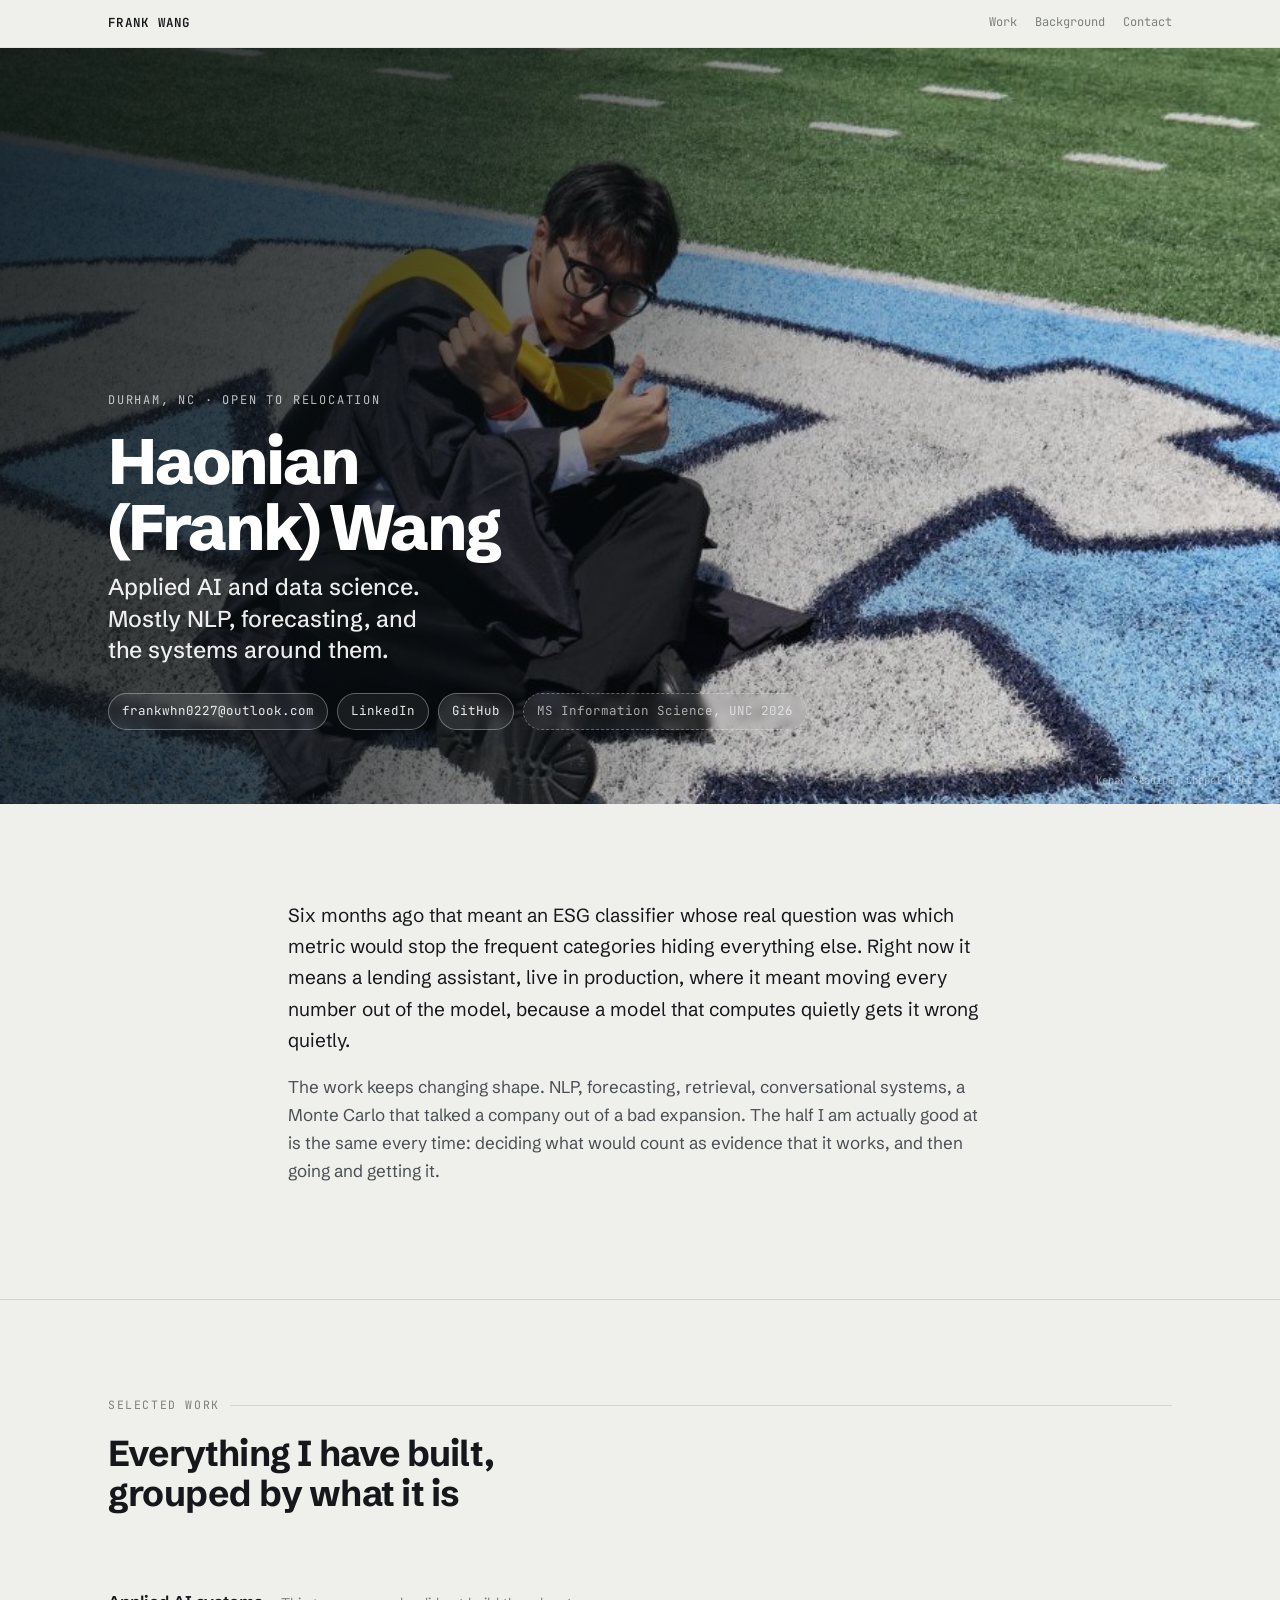
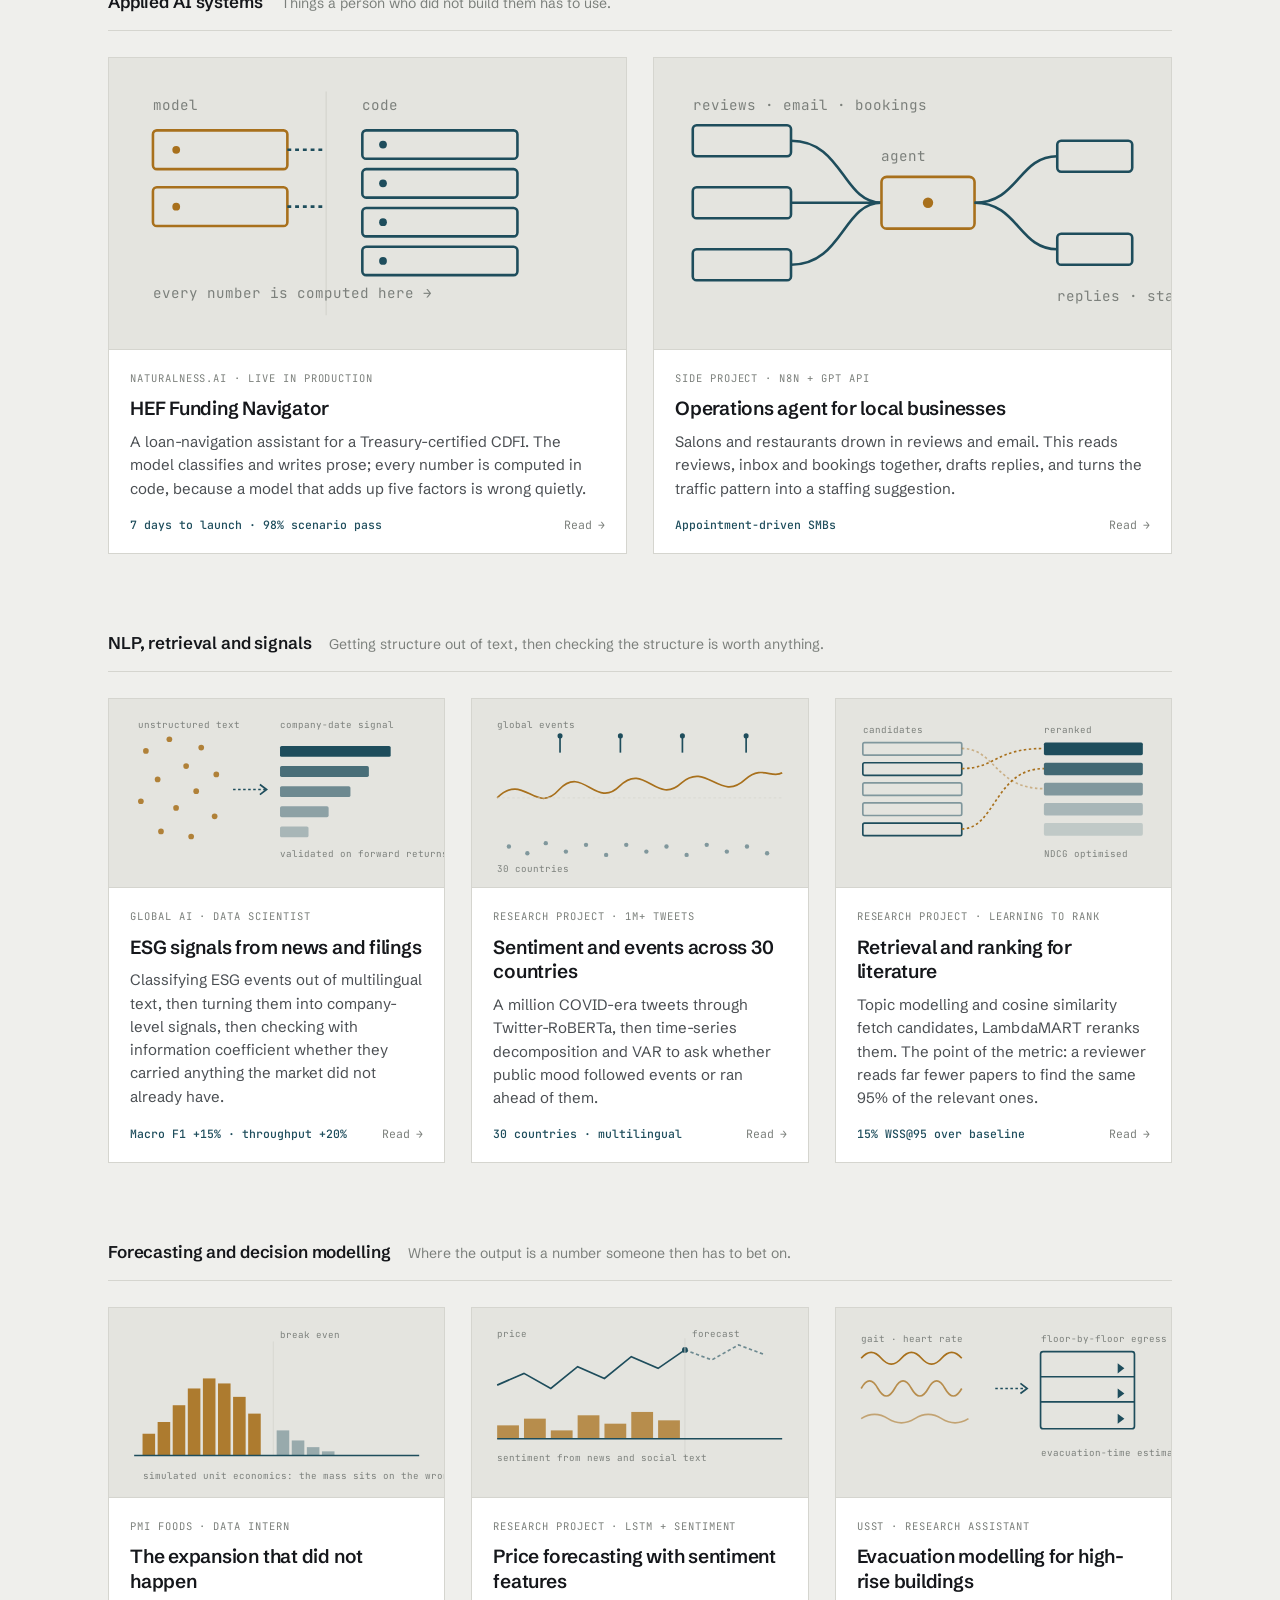
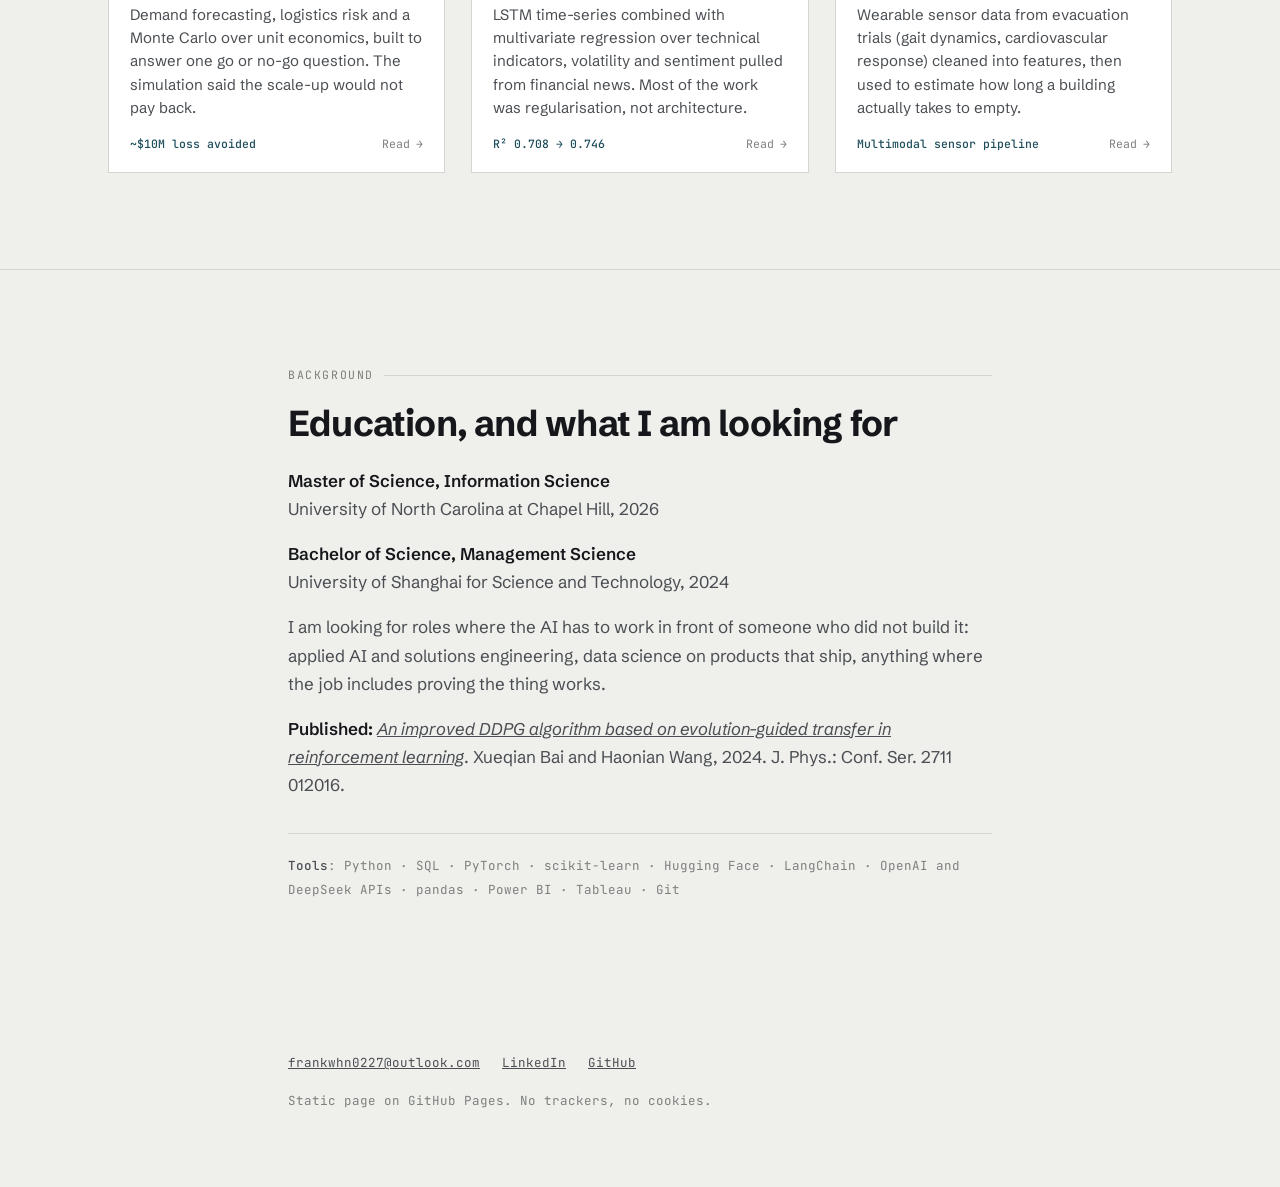
<file: index.html>
<!doctype html>
<html lang="en">
<head>
<meta charset="utf-8">
<meta name="viewport" content="width=device-width,initial-scale=1">
<title>Haonian (Frank) Wang</title>
<meta name="description" content="I build conversational AI that has to survive a real customer. Applied AI, NLP and evaluation. MS Information Science, UNC Chapel Hill.">
<link rel="preconnect" href="https://fonts.googleapis.com">
<link rel="preconnect" href="https://fonts.gstatic.com" crossorigin>
<link rel="stylesheet" href="https://fonts.googleapis.com/css2?family=Schibsted+Grotesk:wght@400;500;600;700;800&family=JetBrains+Mono:wght@400;500;600&display=swap">
<link rel="stylesheet" href="assets/site.css">
<link rel="icon" href="data:image/svg+xml,<svg xmlns='http://www.w3.org/2000/svg' viewBox='0 0 32 32'><rect width='32' height='32' fill='%231E4D5C'/><text x='16' y='23' font-family='monospace' font-size='19' font-weight='700' fill='%23EFEFEC' text-anchor='middle'>F</text></svg>">
<style>
  .cv{font-family:var(--mono)}
  .cv .bg{fill:var(--sunk)}
  .cv .d{fill:none;stroke:var(--det);stroke-width:2}
  .cv .df{fill:var(--det)}
  .cv .p{fill:none;stroke:var(--pro);stroke-width:2}
  .cv .pf{fill:var(--pro)}
  .cv .hair{stroke:var(--rule);stroke-width:1}
  .cv .t{font-size:11px;fill:var(--ink-3)}
</style>
</head>
<body>

<nav><div class="in">
  <a class="me" href="#top">FRANK WANG</a>
  <span class="lk">
    <a href="#work">Work</a>
    <a href="#background" class="opt">Background</a>
    <a href="mailto:frankwhn0227@outlook.com">Contact</a>
  </span>
</div></nav>

<div class="hero" id="top">
  <picture>
    <source media="(max-width:780px)" srcset="assets/hero-portrait.jpg">
    <img src="assets/hero.jpg" alt="Haonian (Frank) Wang in graduation regalia at Kenan Stadium, UNC Chapel Hill" width="1500" height="1000" fetchpriority="high">
  </picture>
  <div class="in">
    <div class="kick">Durham, NC · open to relocation</div>
    <h1>Haonian (Frank) Wang</h1>
    <p class="role">Applied AI and data science. Mostly NLP, forecasting, and the systems around them.</p>
    <div class="meta">
      <a href="mailto:frankwhn0227@outlook.com">frankwhn0227@outlook.com</a>
      <a href="https://www.linkedin.com/in/frank-haonian-wang-465636354" target="_blank" rel="noopener">LinkedIn</a>
      <a href="https://github.com/Frankkk-Wang" target="_blank" rel="noopener">GitHub</a>
      <span>MS Information Science, UNC 2026</span>
    </div>
  </div>
  <div class="credit">Kenan Stadium, Chapel Hill</div>
</div>

<section id="intro"><div class="col">
  <p class="big">Six months ago that meant an ESG classifier whose real question was which metric would stop the frequent categories hiding everything else. Right now it means a lending assistant, live in production, where it meant moving every number out of the model, because a model that computes quietly gets it wrong quietly.</p>
  <p>The work keeps changing shape. NLP, forecasting, retrieval, conversational systems, a Monte&nbsp;Carlo that talked a company out of a bad expansion. The half I am actually good at is the same every time: deciding what would count as evidence that it works, and then going and getting it.</p>
</div></section>

<section id="work"><div class="wide">
  <div class="sk">Selected work</div>
  <h2 style="max-width:18ch">Everything I have built, grouped by what it is</h2>
  <div class="cat">
    <div class="cathead"><h3>Applied AI systems</h3><p>Things a person who did not build them has to use.</p></div>
    <div class="grid">
    <a class="proj" href="projects/hef.html">
      <span class="cover"><svg class="cv" viewBox="0 0 400 225" role="img" aria-label="Two model steps on the left, four deterministic steps on the right, divided by a line"><rect class="bg" width="400" height="225"/>
 <line class="hair" x1="168" y1="26" x2="168" y2="199"/>
 <text class="t" x="34" y="40">model</text><text class="t" x="196" y="40">code</text>
 <rect class="p" x="34" y="56" width="104" height="30" rx="3"/><rect class="p" x="34" y="100" width="104" height="30" rx="3"/>
 <rect class="d" x="196" y="56" width="120" height="22" rx="3"/><rect class="d" x="196" y="86" width="120" height="22" rx="3"/>
 <rect class="d" x="196" y="116" width="120" height="22" rx="3"/><rect class="d" x="196" y="146" width="120" height="22" rx="3"/>
 <circle class="pf" cx="52" cy="71" r="3"/><circle class="pf" cx="52" cy="115" r="3"/>
 <circle class="df" cx="212" cy="67" r="3"/><circle class="df" cx="212" cy="97" r="3"/>
 <circle class="df" cx="212" cy="127" r="3"/><circle class="df" cx="212" cy="157" r="3"/>
 <path class="d" d="M138 71 H 168 M138 115 H 168" stroke-dasharray="3 3"/>
 <text class="t" x="34" y="186">every number is computed here &rarr;</text></svg></span>
      <span class="body">
        <span class="tag">Naturalness.ai &middot; live in production</span>
        <h3>HEF Funding Navigator</h3>
        <p>A loan-navigation assistant for a Treasury-certified CDFI. The model classifies and writes prose; every number is computed in code, because a model that adds up five factors is wrong quietly.</p>
        <span class="foot"><span class="stat">7 days to launch &middot; 98% scenario pass</span><span class="go">Read<span class="arrow">&rarr;</span></span></span>
      </span>
    </a>
    <a class="proj" href="projects/agent.html">
      <span class="cover"><svg class="cv" viewBox="0 0 400 225" role="img" aria-label="Three input streams converge on one agent node and fan out to two outputs"><rect class="bg" width="400" height="225"/>
 <rect class="d" x="30" y="52" width="76" height="24" rx="3"/><rect class="d" x="30" y="100" width="76" height="24" rx="3"/>
 <rect class="d" x="30" y="148" width="76" height="24" rx="3"/>
 <path class="d" d="M106 64 C 146 64 146 112 176 112"/><path class="d" d="M106 112 H 176"/>
 <path class="d" d="M106 160 C 146 160 146 112 176 112"/>
 <rect class="p" x="176" y="92" width="72" height="40" rx="4"/><circle class="pf" cx="212" cy="112" r="4"/>
 <path class="d" d="M248 112 C 282 112 282 76 312 76"/><path class="d" d="M248 112 C 282 112 282 148 312 148"/>
 <rect class="d" x="312" y="64" width="58" height="24" rx="3"/><rect class="d" x="312" y="136" width="58" height="24" rx="3"/>
 <text class="t" x="30" y="40">reviews &middot; email &middot; bookings</text>
 <text class="t" x="176" y="80">agent</text><text class="t" x="312" y="188">replies &middot; staffing</text></svg></span>
      <span class="body">
        <span class="tag">Side project &middot; n8n + GPT API</span>
        <h3>Operations agent for local businesses</h3>
        <p>Salons and restaurants drown in reviews and email. This reads reviews, inbox and bookings together, drafts replies, and turns the traffic pattern into a staffing suggestion.</p>
        <span class="foot"><span class="stat">Appointment-driven SMBs</span><span class="go">Read<span class="arrow">&rarr;</span></span></span>
      </span>
    </a>
    </div>
  </div>
  <div class="cat">
    <div class="cathead"><h3>NLP, retrieval and signals</h3><p>Getting structure out of text, then checking the structure is worth anything.</p></div>
    <div class="grid">
    <a class="proj" href="projects/esg.html">
      <span class="cover"><svg class="cv" viewBox="0 0 400 225" role="img" aria-label="Scattered document dots on the left resolve into a ranked bar chart on the right"><rect class="bg" width="400" height="225"/>
 <g class="pf" opacity=".85">
  <circle cx="44" cy="62" r="3.4"/><circle cx="72" cy="48" r="3.4"/><circle cx="58" cy="96" r="3.4"/>
  <circle cx="92" cy="80" r="3.4"/><circle cx="38" cy="122" r="3.4"/><circle cx="80" cy="130" r="3.4"/>
  <circle cx="110" cy="58" r="3.4"/><circle cx="104" cy="110" r="3.4"/><circle cx="62" cy="158" r="3.4"/>
  <circle cx="98" cy="164" r="3.4"/><circle cx="128" cy="90" r="3.4"/><circle cx="126" cy="140" r="3.4"/></g>
 <path class="d" d="M148 108 H 186" stroke-dasharray="3 3"/><path class="d" d="M180 102 l 8 6 l -8 6"/>
 <rect class="df" x="204" y="56" width="132" height="13" rx="2"/>
 <rect class="df" x="204" y="80" width="106" height="13" rx="2" opacity=".78"/>
 <rect class="df" x="204" y="104" width="84" height="13" rx="2" opacity=".6"/>
 <rect class="df" x="204" y="128" width="58" height="13" rx="2" opacity=".44"/>
 <rect class="df" x="204" y="152" width="34" height="13" rx="2" opacity=".3"/>
 <text class="t" x="34" y="34">unstructured text</text><text class="t" x="204" y="34">company-date signal</text>
 <text class="t" x="204" y="188">validated on forward returns</text></svg></span>
      <span class="body">
        <span class="tag">Global AI &middot; Data Scientist</span>
        <h3>ESG signals from news and filings</h3>
        <p>Classifying ESG events out of multilingual text, then turning them into company-level signals, then checking with information coefficient whether they carried anything the market did not already have.</p>
        <span class="foot"><span class="stat">Macro F1 +15% &middot; throughput +20%</span><span class="go">Read<span class="arrow">&rarr;</span></span></span>
      </span>
    </a>
    <a class="proj" href="projects/covid.html">
      <span class="cover"><svg class="cv" viewBox="0 0 400 225" role="img" aria-label="A sentiment time series with event markers above it and country dots below"><rect class="bg" width="400" height="225"/>
 <path class="p" d="M30 118 C 62 86 76 140 104 108 C 132 78 148 132 176 104 C 206 74 220 128 250 100 C 280 74 296 124 326 96 C 346 78 358 96 370 88"/>
 <line class="hair" x1="30" y1="118" x2="370" y2="118" stroke-dasharray="3 3"/>
 <g class="df"><rect x="104" y="46" width="2" height="18"/><rect x="176" y="46" width="2" height="18"/>
  <rect x="250" y="46" width="2" height="18"/><rect x="326" y="46" width="2" height="18"/>
  <circle cx="105" cy="44" r="3"/><circle cx="177" cy="44" r="3"/><circle cx="251" cy="44" r="3"/><circle cx="327" cy="44" r="3"/></g>
 <g class="df" opacity=".5">
  <circle cx="44" cy="176" r="2.6"/><circle cx="66" cy="184" r="2.6"/><circle cx="88" cy="172" r="2.6"/>
  <circle cx="112" cy="182" r="2.6"/><circle cx="136" cy="174" r="2.6"/><circle cx="160" cy="186" r="2.6"/>
  <circle cx="184" cy="174" r="2.6"/><circle cx="208" cy="182" r="2.6"/><circle cx="232" cy="176" r="2.6"/>
  <circle cx="256" cy="186" r="2.6"/><circle cx="280" cy="174" r="2.6"/><circle cx="304" cy="182" r="2.6"/>
  <circle cx="328" cy="176" r="2.6"/><circle cx="352" cy="184" r="2.6"/></g>
 <text class="t" x="30" y="34">global events</text><text class="t" x="30" y="206">30 countries</text></svg></span>
      <span class="body">
        <span class="tag">Research project &middot; 1M+ tweets</span>
        <h3>Sentiment and events across 30 countries</h3>
        <p>A million COVID-era tweets through Twitter-RoBERTa, then time-series decomposition and VAR to ask whether public mood followed events or ran ahead of them.</p>
        <span class="foot"><span class="stat">30 countries &middot; multilingual</span><span class="go">Read<span class="arrow">&rarr;</span></span></span>
      </span>
    </a>
    <a class="proj" href="projects/ranking.html">
      <span class="cover"><svg class="cv" viewBox="0 0 400 225" role="img" aria-label="An unordered candidate list on the left is reranked into a relevance-ordered list"><rect class="bg" width="400" height="225"/>
 <rect class="d" x="32" y="52" width="118" height="15" rx="2" opacity=".5"/>
 <rect class="d" x="32" y="76" width="118" height="15" rx="2"/>
 <rect class="d" x="32" y="100" width="118" height="15" rx="2" opacity=".5"/>
 <rect class="d" x="32" y="124" width="118" height="15" rx="2" opacity=".5"/>
 <rect class="d" x="32" y="148" width="118" height="15" rx="2"/>
 <path class="p" d="M150 83 C 190 83 190 59 248 59" stroke-dasharray="3 3"/>
 <path class="p" d="M150 155 C 190 155 190 83 248 83" stroke-dasharray="3 3"/>
 <path class="p" d="M150 59 C 190 59 190 107 248 107" stroke-dasharray="3 3" opacity=".45"/>
 <rect class="df" x="248" y="52" width="118" height="15" rx="2"/>
 <rect class="df" x="248" y="76" width="118" height="15" rx="2" opacity=".82"/>
 <rect class="df" x="248" y="100" width="118" height="15" rx="2" opacity=".5"/>
 <rect class="df" x="248" y="124" width="118" height="15" rx="2" opacity=".3"/>
 <rect class="df" x="248" y="148" width="118" height="15" rx="2" opacity=".18"/>
 <text class="t" x="32" y="40">candidates</text><text class="t" x="248" y="40">reranked</text>
 <text class="t" x="248" y="188">NDCG optimised</text></svg></span>
      <span class="body">
        <span class="tag">Research project &middot; learning to rank</span>
        <h3>Retrieval and ranking for literature</h3>
        <p>Topic modelling and cosine similarity fetch candidates, LambdaMART reranks them. The point of the metric: a reviewer reads far fewer papers to find the same 95% of the relevant ones.</p>
        <span class="foot"><span class="stat">15% WSS@95 over baseline</span><span class="go">Read<span class="arrow">&rarr;</span></span></span>
      </span>
    </a>
    </div>
  </div>
  <div class="cat">
    <div class="cathead"><h3>Forecasting and decision modelling</h3><p>Where the output is a number someone then has to bet on.</p></div>
    <div class="grid">
    <a class="proj" href="projects/pmi.html">
      <span class="cover"><svg class="cv" viewBox="0 0 400 225" role="img" aria-label="A Monte Carlo outcome distribution sitting almost entirely below a break-even line"><rect class="bg" width="400" height="225"/>
 <line class="hair" x1="196" y1="40" x2="196" y2="176"/>
 <text class="t" x="204" y="36">break even</text>
 <g class="pf" opacity=".9">
  <rect x="40" y="150" width="15" height="26"/><rect x="58" y="136" width="15" height="40"/>
  <rect x="76" y="116" width="15" height="60"/><rect x="94" y="96" width="15" height="80"/>
  <rect x="112" y="84" width="15" height="92"/><rect x="130" y="90" width="15" height="86"/>
  <rect x="148" y="106" width="15" height="70"/><rect x="166" y="126" width="15" height="50"/></g>
 <g class="df" opacity=".38">
  <rect x="200" y="146" width="15" height="30"/><rect x="218" y="158" width="15" height="18"/>
  <rect x="236" y="166" width="15" height="10"/><rect x="254" y="171" width="15" height="5"/></g>
 <line class="d" x1="30" y1="176" x2="370" y2="176"/>
 <text class="t" x="40" y="204">simulated unit economics: the mass sits on the wrong side</text></svg></span>
      <span class="body">
        <span class="tag">PMI Foods &middot; Data Intern</span>
        <h3>The expansion that did not happen</h3>
        <p>Demand forecasting, logistics risk and a Monte Carlo over unit economics, built to answer one go or no-go question. The simulation said the scale-up would not pay back.</p>
        <span class="foot"><span class="stat">~$10M loss avoided</span><span class="go">Read<span class="arrow">&rarr;</span></span></span>
      </span>
    </a>
    <a class="proj" href="projects/stock.html">
      <span class="cover"><svg class="cv" viewBox="0 0 400 225" role="img" aria-label="A price line above and a sentiment band below, feeding a forecast segment"><rect class="bg" width="400" height="225"/>
 <path class="d" d="M30 92 L 62 78 L 94 96 L 126 70 L 158 84 L 190 58 L 222 72 L 254 50"/>
 <path class="d" d="M254 50 L 286 62 L 318 44 L 350 56" stroke-dasharray="4 3" opacity=".6"/>
 <circle class="df" cx="254" cy="50" r="3.5"/>
 <line class="hair" x1="254" y1="36" x2="254" y2="182"/>
 <text class="t" x="262" y="34">forecast</text>
 <g class="pf" opacity=".75">
  <rect x="30" y="140" width="26" height="16"/><rect x="62" y="132" width="26" height="24"/>
  <rect x="94" y="146" width="26" height="10"/><rect x="126" y="128" width="26" height="28"/>
  <rect x="158" y="138" width="26" height="18"/><rect x="190" y="124" width="26" height="32"/>
  <rect x="222" y="134" width="26" height="22"/></g>
 <line class="d" x1="30" y1="156" x2="370" y2="156"/>
 <text class="t" x="30" y="182">sentiment from news and social text</text>
 <text class="t" x="30" y="34">price</text></svg></span>
      <span class="body">
        <span class="tag">Research project &middot; LSTM + sentiment</span>
        <h3>Price forecasting with sentiment features</h3>
        <p>LSTM time-series combined with multivariate regression over technical indicators, volatility and sentiment pulled from financial news. Most of the work was regularisation, not architecture.</p>
        <span class="foot"><span class="stat">R&sup2; 0.708 &rarr; 0.746</span><span class="go">Read<span class="arrow">&rarr;</span></span></span>
      </span>
    </a>
    <a class="proj" href="projects/usst.html">
      <span class="cover"><svg class="cv" viewBox="0 0 400 225" role="img" aria-label="Wearable sensor traces on the left feeding an evacuation time estimate on the right"><rect class="bg" width="400" height="225"/>
 <path class="p" d="M30 60 q 12 -14 24 0 t 24 0 t 24 0 t 24 0 t 24 0"/>
 <path class="p" d="M30 96 q 10 -18 20 0 t 20 0 t 20 0 t 20 0 t 20 0 t 20 0" opacity=".75"/>
 <path class="p" d="M30 132 q 16 -10 32 0 t 32 0 t 32 0 t 32 0" opacity=".55"/>
 <text class="t" x="30" y="40">gait &middot; heart rate</text>
 <path class="d" d="M190 96 H 226" stroke-dasharray="3 3"/><path class="d" d="M220 90 l 8 6 l -8 6"/>
 <g class="d"><rect x="244" y="52" width="112" height="92" rx="3"/>
  <line x1="244" y1="82" x2="356" y2="82"/><line x1="244" y1="112" x2="356" y2="112"/></g>
 <path class="df" d="M336 66 l 8 6 l -8 6 z"/><path class="df" d="M336 96 l 8 6 l -8 6 z"/>
 <path class="df" d="M336 126 l 8 6 l -8 6 z"/>
 <text class="t" x="244" y="40">floor-by-floor egress</text>
 <text class="t" x="244" y="176">evacuation-time estimate</text></svg></span>
      <span class="body">
        <span class="tag">USST &middot; Research assistant</span>
        <h3>Evacuation modelling for high-rise buildings</h3>
        <p>Wearable sensor data from evacuation trials (gait dynamics, cardiovascular response) cleaned into features, then used to estimate how long a building actually takes to empty.</p>
        <span class="foot"><span class="stat">Multimodal sensor pipeline</span><span class="go">Read<span class="arrow">&rarr;</span></span></span>
      </span>
    </a>
    </div>
  </div>
</div></section>

<section id="background"><div class="col">
  <div class="sk">Background</div>
  <h2>Education, and what I am looking for</h2>
  <p><b>Master of Science, Information Science</b><br>University of North Carolina at Chapel Hill, 2026</p>
  <p><b>Bachelor of Science, Management Science</b><br>University of Shanghai for Science and Technology, 2024</p>
  <p>I am looking for roles where the AI has to work in front of someone who did not build it: applied AI and solutions engineering, data science on products that ship, anything where the job includes proving the thing works.</p>
  <p><b>Published:</b> <a href="https://doi.org/10.1088/1742-6596/2711/1/012016" target="_blank" rel="noopener"><i>An improved DDPG algorithm based on evolution-guided transfer in reinforcement learning</i></a>. Xueqian Bai and Haonian Wang, 2024. J. Phys.: Conf. Ser. 2711 012016.</p>
  <div class="stack"><b>Tools</b>: Python · SQL · PyTorch · scikit-learn · Hugging Face · LangChain · OpenAI and DeepSeek APIs · pandas · Power BI · Tableau · Git</div>
</div></section>

<footer><div class="col">
  <div class="row">
    <a href="mailto:frankwhn0227@outlook.com">frankwhn0227@outlook.com</a>
    <a href="https://www.linkedin.com/in/frank-haonian-wang-465636354" target="_blank" rel="noopener">LinkedIn</a>
    <a href="https://github.com/Frankkk-Wang" target="_blank" rel="noopener">GitHub</a>
  </div>
  <div>Static page on GitHub Pages. No trackers, no cookies.</div>
</div></footer>

</body>
</html>
</file>
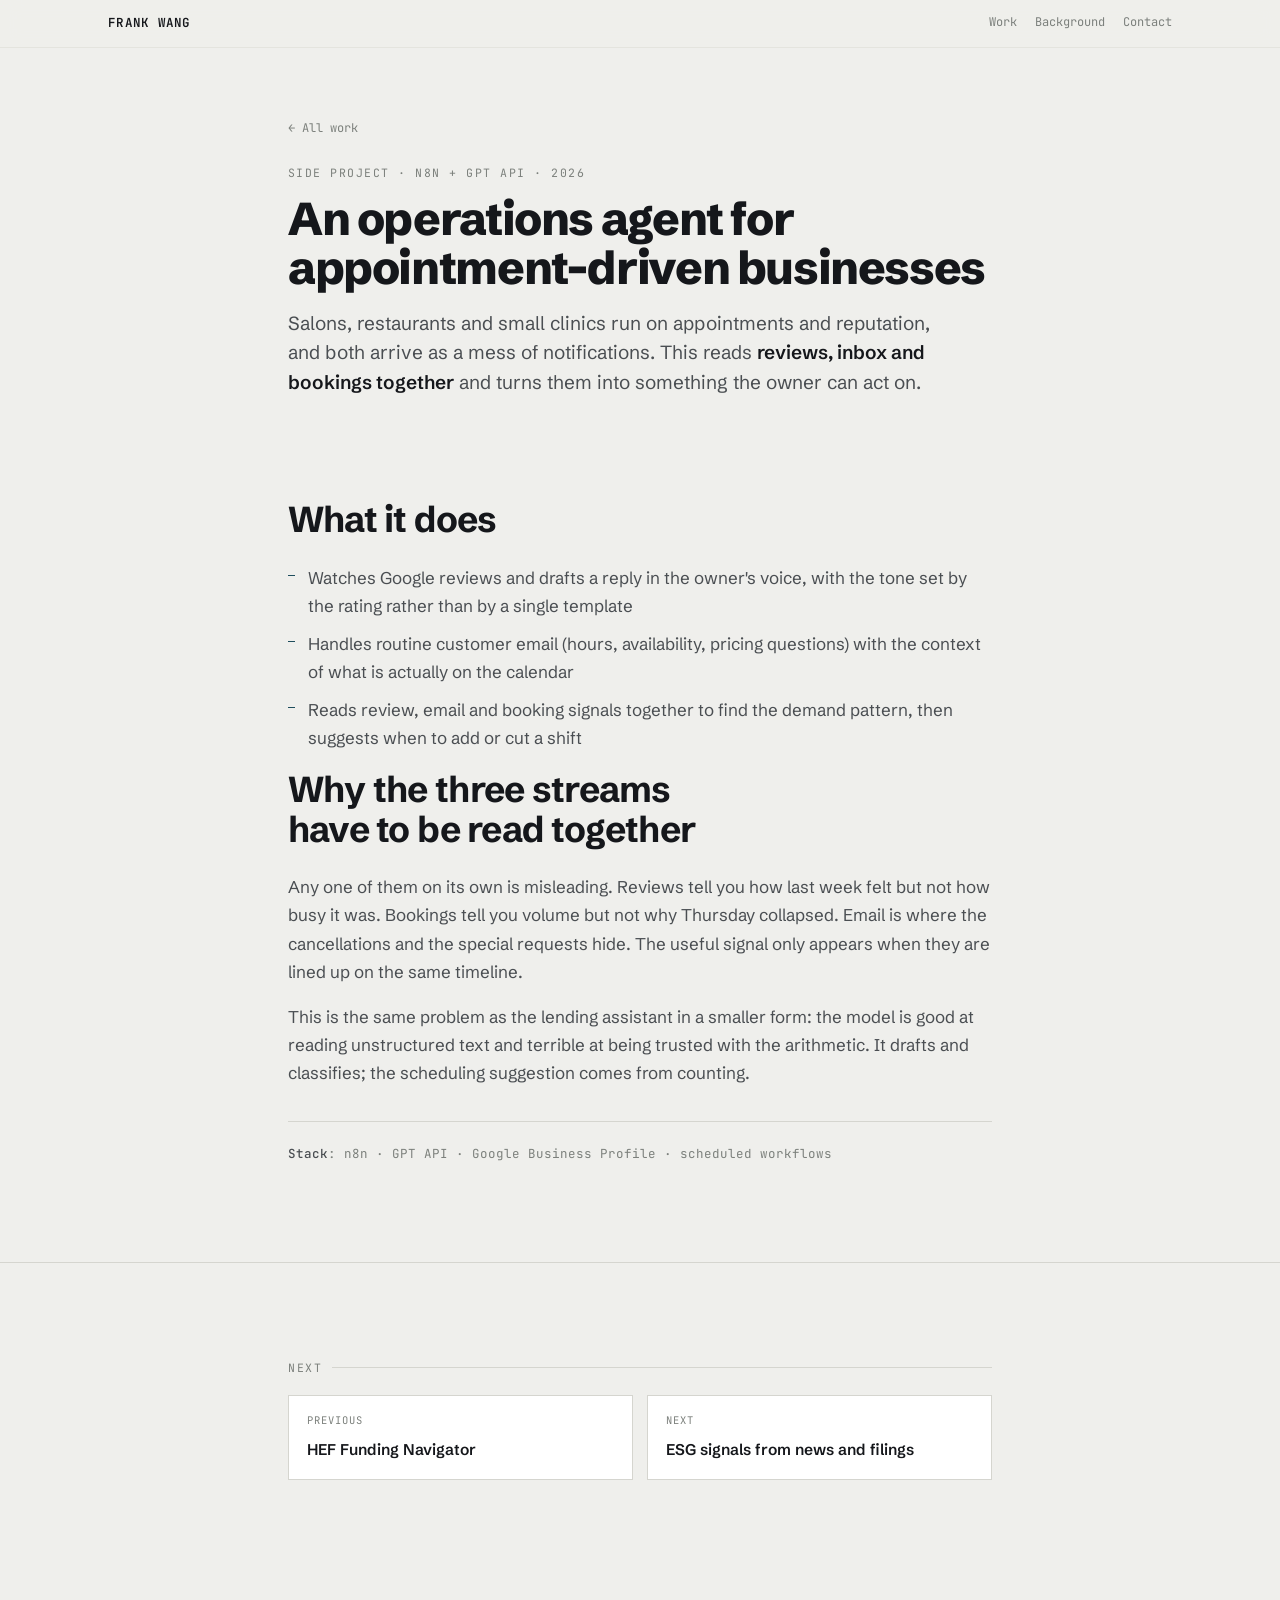
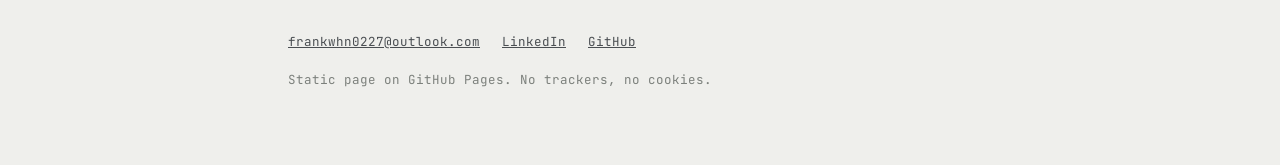
<file: projects/agent.html>
<!doctype html>
<html lang="en">
<head>
<meta charset="utf-8">
<meta name="viewport" content="width=device-width,initial-scale=1">
<title>Operations agent for local businesses | Frank Wang</title>
<meta name="description" content="An n8n and GPT API agent that reads reviews, email and bookings together and turns them into replies and staffing suggestions.">
<link rel="preconnect" href="https://fonts.googleapis.com">
<link rel="preconnect" href="https://fonts.gstatic.com" crossorigin>
<link rel="stylesheet" href="https://fonts.googleapis.com/css2?family=Schibsted+Grotesk:wght@400;500;600;700;800&family=JetBrains+Mono:wght@400;500;600&display=swap">
<link rel="stylesheet" href="../assets/site.css">
<link rel="icon" href="data:image/svg+xml,<svg xmlns='http://www.w3.org/2000/svg' viewBox='0 0 32 32'><rect width='32' height='32' fill='%231E4D5C'/><text x='16' y='23' font-family='monospace' font-size='19' font-weight='700' fill='%23EFEFEC' text-anchor='middle'>F</text></svg>">
</head>
<body>

<nav><div class="in">
  <a class="me" href="../index.html">FRANK WANG</a>
  <span class="lk">
    <a href="../index.html#work">Work</a>
    <a href="../index.html#background" class="opt">Background</a>
    <a href="mailto:frankwhn0227@outlook.com">Contact</a>
  </span>
</div></nav>

<div class="phead"><div class="col">
  <a class="back" href="../index.html#work"><span>&larr;</span> All work</a>
  <div class="tag">Side project &middot; n8n + GPT API &middot; 2026</div>
  <h1>An operations agent for appointment-driven businesses</h1>
  <p class="lede">Salons, restaurants and small clinics run on appointments and reputation, and both arrive as a mess of notifications. This reads <b>reviews, inbox and bookings together</b> and turns them into something the owner can act on.</p>
</div></div>

<section><div class="col">
  <h2>What it does</h2>
  <ul class="clean">
    <li>Watches Google reviews and drafts a reply in the owner's voice, with the tone set by the rating rather than by a single template</li>
    <li>Handles routine customer email (hours, availability, pricing questions) with the context of what is actually on the calendar</li>
    <li>Reads review, email and booking signals together to find the demand pattern, then suggests when to add or cut a shift</li>
  </ul>

  <h2>Why the three streams have to be read together</h2>
  <p>Any one of them on its own is misleading. Reviews tell you how last week felt but not how busy it was. Bookings tell you volume but not why Thursday collapsed. Email is where the cancellations and the special requests hide. The useful signal only appears when they are lined up on the same timeline.</p>
  <p>This is the same problem as the lending assistant in a smaller form: the model is good at reading unstructured text and terrible at being trusted with the arithmetic. It drafts and classifies; the scheduling suggestion comes from counting.</p>
  <div class="stack"><b>Stack</b>: n8n &middot; GPT API &middot; Google Business Profile &middot; scheduled workflows</div>
</div></section>

<section><div class="col">
  <div class="sk">Next</div>
  <div class="nextprev">
    <a href="hef.html"><span class="l">Previous</span><span class="t">HEF Funding Navigator</span></a>
    <a href="esg.html"><span class="l">Next</span><span class="t">ESG signals from news and filings</span></a>
  </div>
</div></section>

<footer><div class="col">
  <div class="row">
    <a href="mailto:frankwhn0227@outlook.com">frankwhn0227@outlook.com</a>
    <a href="https://www.linkedin.com/in/frank-haonian-wang-465636354" target="_blank" rel="noopener">LinkedIn</a>
    <a href="https://github.com/Frankkk-Wang" target="_blank" rel="noopener">GitHub</a>
  </div>
  <div>Static page on GitHub Pages. No trackers, no cookies.</div>
</div></footer>

</body>
</html>
</file>
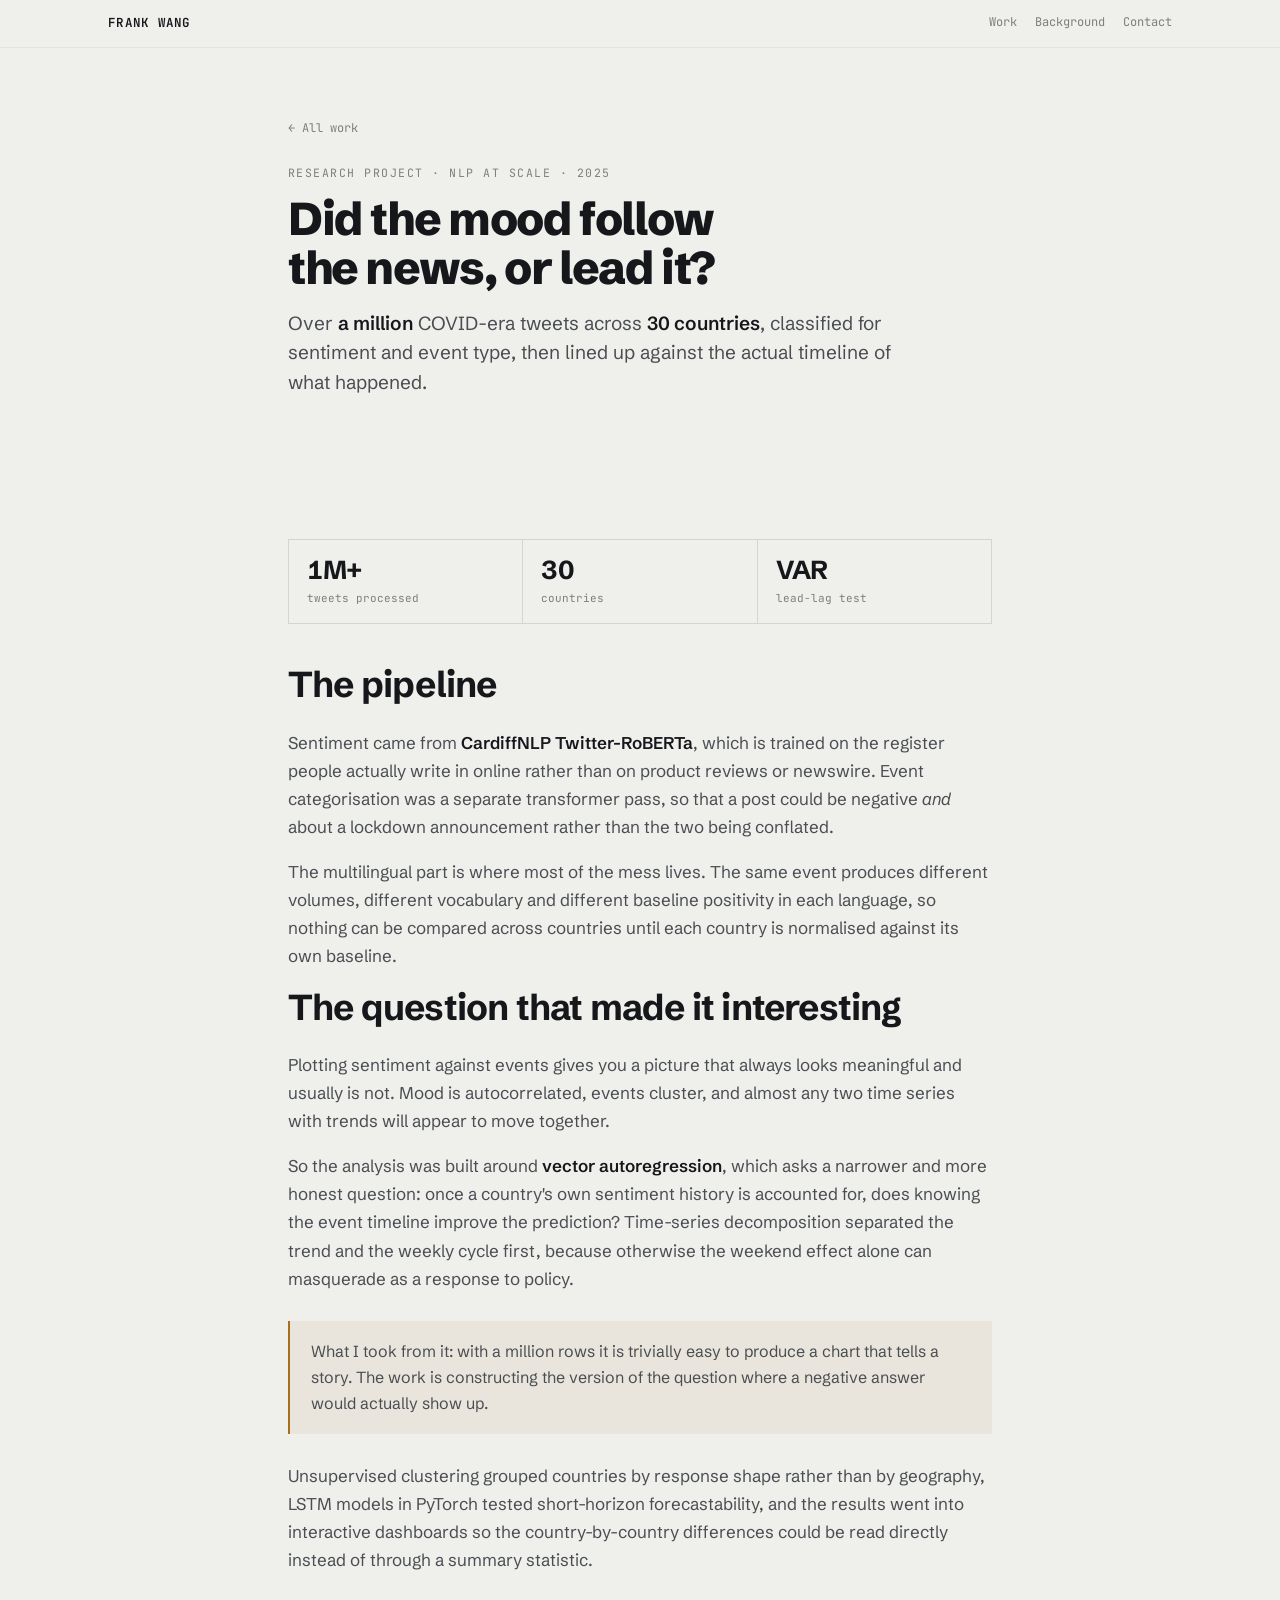
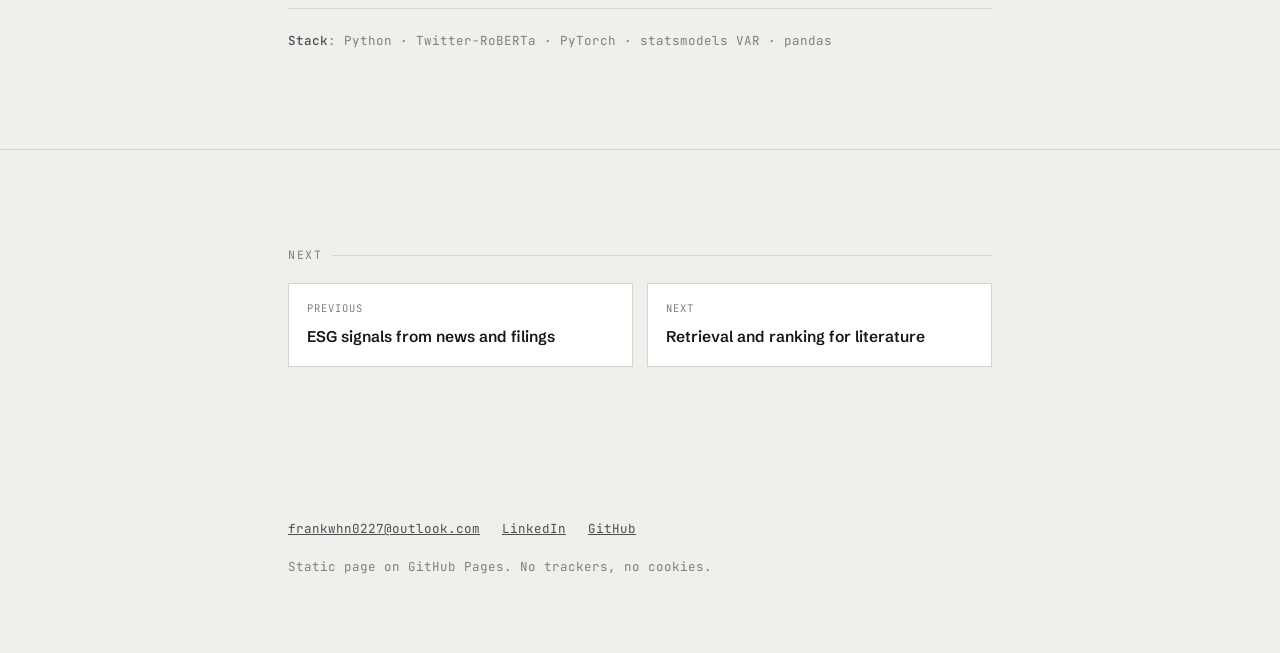
<file: projects/covid.html>
<!doctype html>
<html lang="en">
<head>
<meta charset="utf-8">
<meta name="viewport" content="width=device-width,initial-scale=1">
<title>Sentiment and events across 30 countries | Frank Wang</title>
<meta name="description" content="A million COVID-era tweets through Twitter-RoBERTa, then time-series decomposition and VAR to test whether mood followed events or ran ahead of them.">
<link rel="preconnect" href="https://fonts.googleapis.com">
<link rel="preconnect" href="https://fonts.gstatic.com" crossorigin>
<link rel="stylesheet" href="https://fonts.googleapis.com/css2?family=Schibsted+Grotesk:wght@400;500;600;700;800&family=JetBrains+Mono:wght@400;500;600&display=swap">
<link rel="stylesheet" href="../assets/site.css">
<link rel="icon" href="data:image/svg+xml,<svg xmlns='http://www.w3.org/2000/svg' viewBox='0 0 32 32'><rect width='32' height='32' fill='%231E4D5C'/><text x='16' y='23' font-family='monospace' font-size='19' font-weight='700' fill='%23EFEFEC' text-anchor='middle'>F</text></svg>">
</head>
<body>

<nav><div class="in">
  <a class="me" href="../index.html">FRANK WANG</a>
  <span class="lk">
    <a href="../index.html#work">Work</a>
    <a href="../index.html#background" class="opt">Background</a>
    <a href="mailto:frankwhn0227@outlook.com">Contact</a>
  </span>
</div></nav>

<div class="phead"><div class="col">
  <a class="back" href="../index.html#work"><span>&larr;</span> All work</a>
  <div class="tag">Research project &middot; NLP at scale &middot; 2025</div>
  <h1>Did the mood follow the news, or lead it?</h1>
  <p class="lede">Over <b>a million</b> COVID-era tweets across <b>30 countries</b>, classified for sentiment and event type, then lined up against the actual timeline of what happened.</p>
</div></div>

<section><div class="col">
  <div class="stats">
    <div><b>1M+</b><span>tweets processed</span></div>
    <div><b>30</b><span>countries</span></div>
    <div><b>VAR</b><span>lead-lag test</span></div>
  </div>

  <h2>The pipeline</h2>
  <p>Sentiment came from <b>CardiffNLP Twitter-RoBERTa</b>, which is trained on the register people actually write in online rather than on product reviews or newswire. Event categorisation was a separate transformer pass, so that a post could be negative <i>and</i> about a lockdown announcement rather than the two being conflated.</p>
  <p>The multilingual part is where most of the mess lives. The same event produces different volumes, different vocabulary and different baseline positivity in each language, so nothing can be compared across countries until each country is normalised against its own baseline.</p>

  <h2>The question that made it interesting</h2>
  <p>Plotting sentiment against events gives you a picture that always looks meaningful and usually is not. Mood is autocorrelated, events cluster, and almost any two time series with trends will appear to move together.</p>
  <p>So the analysis was built around <b>vector autoregression</b>, which asks a narrower and more honest question: once a country's own sentiment history is accounted for, does knowing the event timeline improve the prediction? Time-series decomposition separated the trend and the weekly cycle first, because otherwise the weekend effect alone can masquerade as a response to policy.</p>

  <div class="aside">
    What I took from it: with a million rows it is trivially easy to produce a chart that tells a story. The work is constructing the version of the question where a negative answer would actually show up.
  </div>

  <p>Unsupervised clustering grouped countries by response shape rather than by geography, LSTM models in PyTorch tested short-horizon forecastability, and the results went into interactive dashboards so the country-by-country differences could be read directly instead of through a summary statistic.</p>
  <div class="stack"><b>Stack</b>: Python &middot; Twitter-RoBERTa &middot; PyTorch &middot; statsmodels VAR &middot; pandas</div>
</div></section>

<section><div class="col">
  <div class="sk">Next</div>
  <div class="nextprev">
    <a href="esg.html"><span class="l">Previous</span><span class="t">ESG signals from news and filings</span></a>
    <a href="ranking.html"><span class="l">Next</span><span class="t">Retrieval and ranking for literature</span></a>
  </div>
</div></section>

<footer><div class="col">
  <div class="row">
    <a href="mailto:frankwhn0227@outlook.com">frankwhn0227@outlook.com</a>
    <a href="https://www.linkedin.com/in/frank-haonian-wang-465636354" target="_blank" rel="noopener">LinkedIn</a>
    <a href="https://github.com/Frankkk-Wang" target="_blank" rel="noopener">GitHub</a>
  </div>
  <div>Static page on GitHub Pages. No trackers, no cookies.</div>
</div></footer>

</body>
</html>
</file>
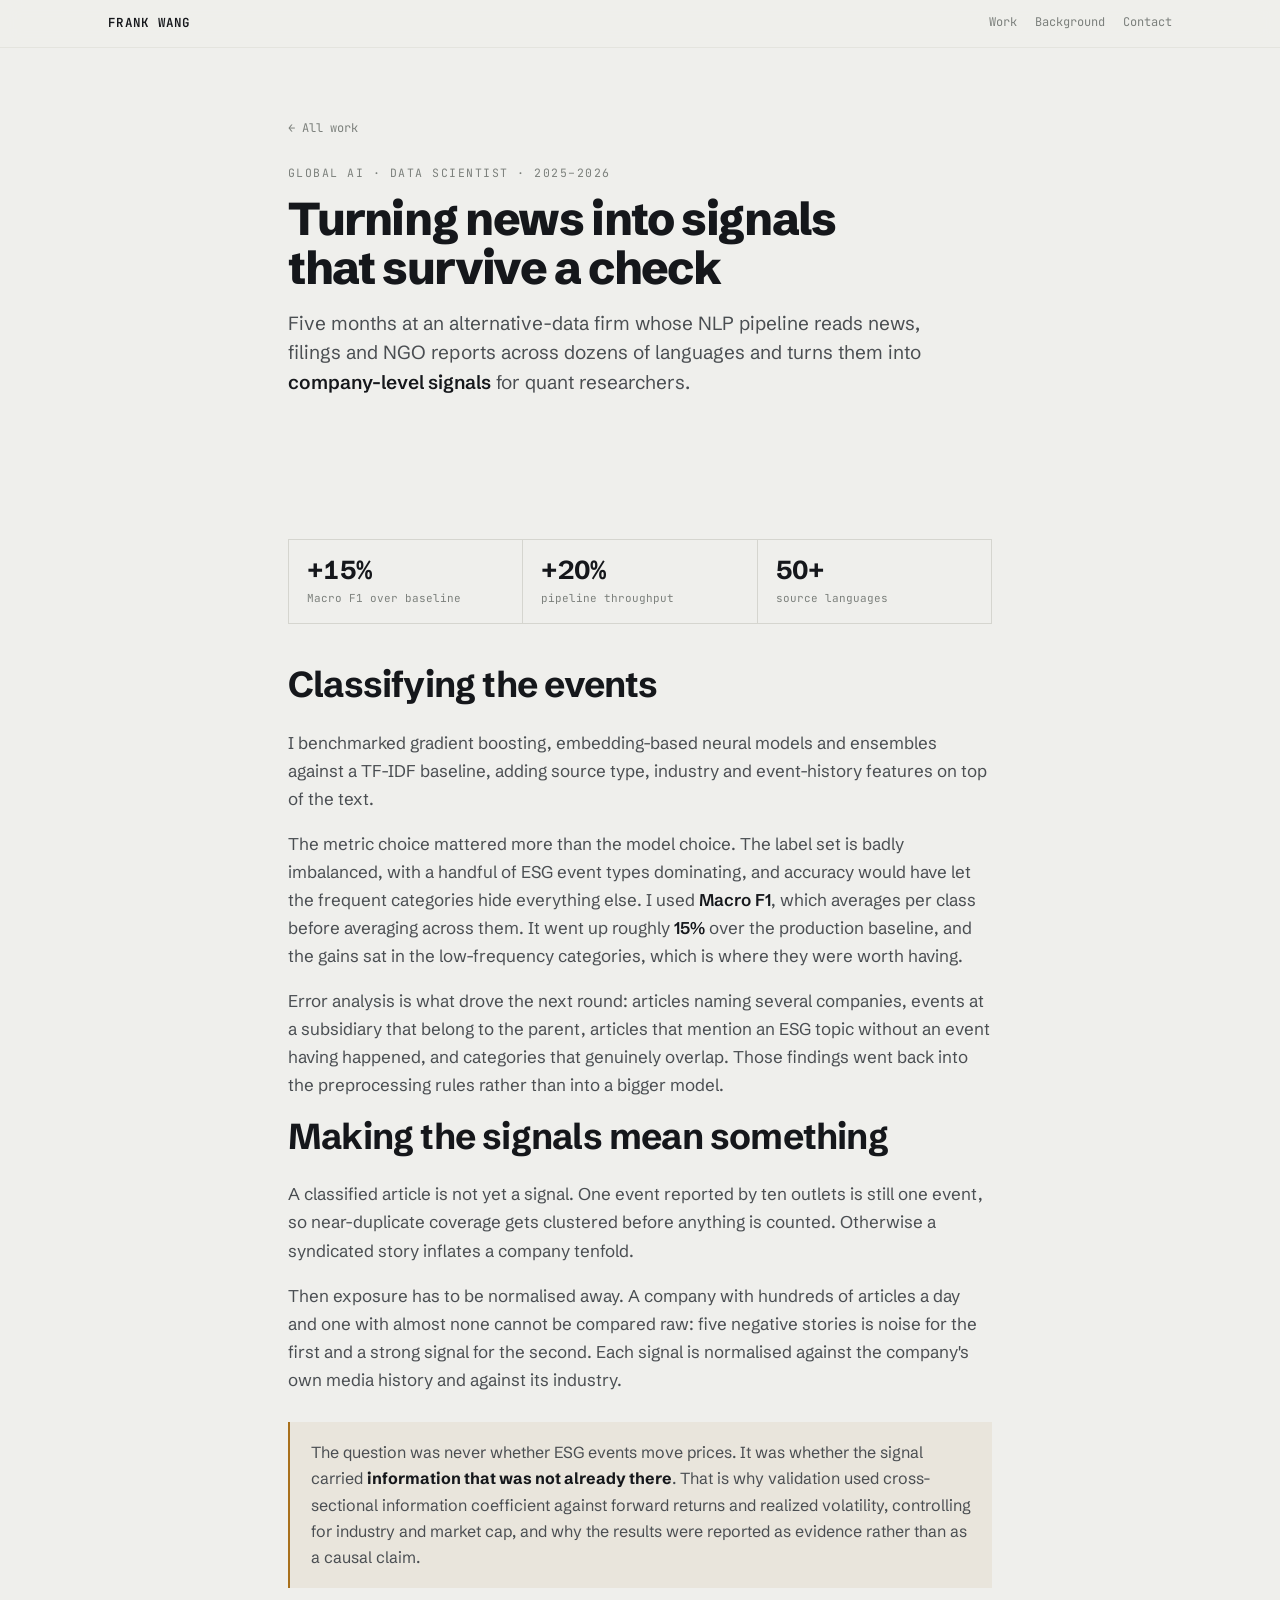
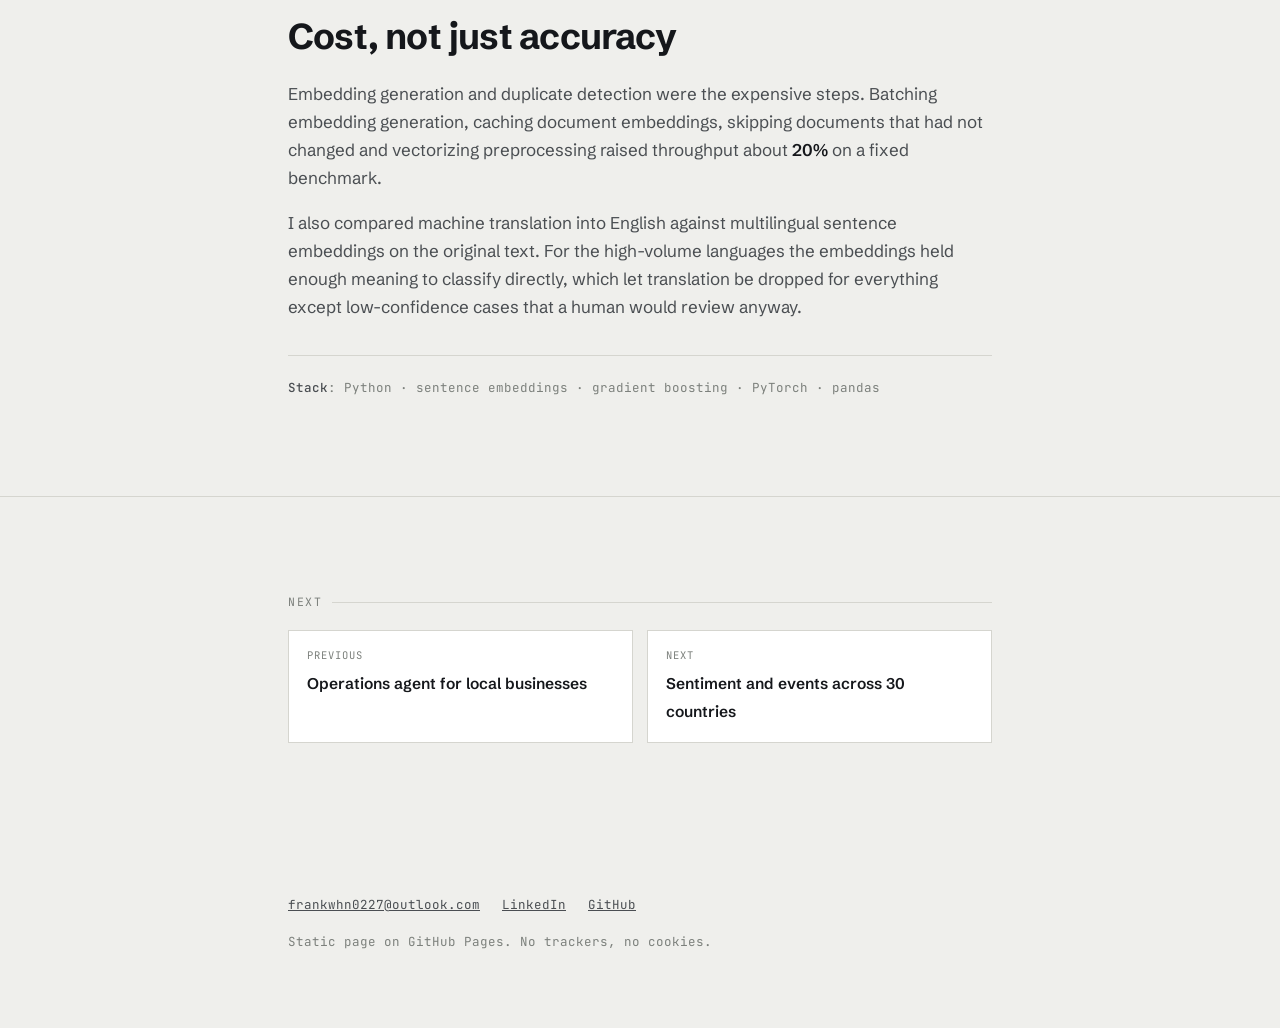
<file: projects/esg.html>
<!doctype html>
<html lang="en">
<head>
<meta charset="utf-8">
<meta name="viewport" content="width=device-width,initial-scale=1">
<title>ESG signals from news and filings | Frank Wang</title>
<meta name="description" content="Classifying ESG events out of multilingual text and turning them into company-level signals validated against market outcomes.">
<link rel="preconnect" href="https://fonts.googleapis.com">
<link rel="preconnect" href="https://fonts.gstatic.com" crossorigin>
<link rel="stylesheet" href="https://fonts.googleapis.com/css2?family=Schibsted+Grotesk:wght@400;500;600;700;800&family=JetBrains+Mono:wght@400;500;600&display=swap">
<link rel="stylesheet" href="../assets/site.css">
<link rel="icon" href="data:image/svg+xml,<svg xmlns='http://www.w3.org/2000/svg' viewBox='0 0 32 32'><rect width='32' height='32' fill='%231E4D5C'/><text x='16' y='23' font-family='monospace' font-size='19' font-weight='700' fill='%23EFEFEC' text-anchor='middle'>F</text></svg>">
</head>
<body>

<nav><div class="in">
  <a class="me" href="../index.html">FRANK WANG</a>
  <span class="lk">
    <a href="../index.html#work">Work</a>
    <a href="../index.html#background" class="opt">Background</a>
    <a href="mailto:frankwhn0227@outlook.com">Contact</a>
  </span>
</div></nav>

<div class="phead"><div class="col">
  <a class="back" href="../index.html#work"><span>&larr;</span> All work</a>
  <div class="tag">Global AI &middot; Data Scientist &middot; 2025&ndash;2026</div>
  <h1>Turning news into signals that survive a check</h1>
  <p class="lede">Five months at an alternative-data firm whose NLP pipeline reads news, filings and NGO reports across dozens of languages and turns them into <b>company-level signals</b> for quant researchers.</p>
</div></div>

<section><div class="col">
  <div class="stats">
    <div><b>+15%</b><span>Macro F1 over baseline</span></div>
    <div><b>+20%</b><span>pipeline throughput</span></div>
    <div><b>50+</b><span>source languages</span></div>
  </div>

  <h2>Classifying the events</h2>
  <p>I benchmarked gradient boosting, embedding-based neural models and ensembles against a TF-IDF baseline, adding source type, industry and event-history features on top of the text.</p>
  <p>The metric choice mattered more than the model choice. The label set is badly imbalanced, with a handful of ESG event types dominating, and accuracy would have let the frequent categories hide everything else. I used <b>Macro F1</b>, which averages per class before averaging across them. It went up roughly <b>15%</b> over the production baseline, and the gains sat in the low-frequency categories, which is where they were worth having.</p>
  <p>Error analysis is what drove the next round: articles naming several companies, events at a subsidiary that belong to the parent, articles that mention an ESG topic without an event having happened, and categories that genuinely overlap. Those findings went back into the preprocessing rules rather than into a bigger model.</p>

  <h2>Making the signals mean something</h2>
  <p>A classified article is not yet a signal. One event reported by ten outlets is still one event, so near-duplicate coverage gets clustered before anything is counted. Otherwise a syndicated story inflates a company tenfold.</p>
  <p>Then exposure has to be normalised away. A company with hundreds of articles a day and one with almost none cannot be compared raw: five negative stories is noise for the first and a strong signal for the second. Each signal is normalised against the company's own media history and against its industry.</p>

  <div class="aside">
    The question was never whether ESG events move prices. It was whether the signal carried <b>information that was not already there</b>. That is why validation used cross-sectional information coefficient against forward returns and realized volatility, controlling for industry and market cap, and why the results were reported as evidence rather than as a causal claim.
  </div>

  <h2>Cost, not just accuracy</h2>
  <p>Embedding generation and duplicate detection were the expensive steps. Batching embedding generation, caching document embeddings, skipping documents that had not changed and vectorizing preprocessing raised throughput about <b>20%</b> on a fixed benchmark.</p>
  <p>I also compared machine translation into English against multilingual sentence embeddings on the original text. For the high-volume languages the embeddings held enough meaning to classify directly, which let translation be dropped for everything except low-confidence cases that a human would review anyway.</p>
  <div class="stack"><b>Stack</b>: Python &middot; sentence embeddings &middot; gradient boosting &middot; PyTorch &middot; pandas</div>
</div></section>

<section><div class="col">
  <div class="sk">Next</div>
  <div class="nextprev">
    <a href="agent.html"><span class="l">Previous</span><span class="t">Operations agent for local businesses</span></a>
    <a href="covid.html"><span class="l">Next</span><span class="t">Sentiment and events across 30 countries</span></a>
  </div>
</div></section>

<footer><div class="col">
  <div class="row">
    <a href="mailto:frankwhn0227@outlook.com">frankwhn0227@outlook.com</a>
    <a href="https://www.linkedin.com/in/frank-haonian-wang-465636354" target="_blank" rel="noopener">LinkedIn</a>
    <a href="https://github.com/Frankkk-Wang" target="_blank" rel="noopener">GitHub</a>
  </div>
  <div>Static page on GitHub Pages. No trackers, no cookies.</div>
</div></footer>

</body>
</html>
</file>
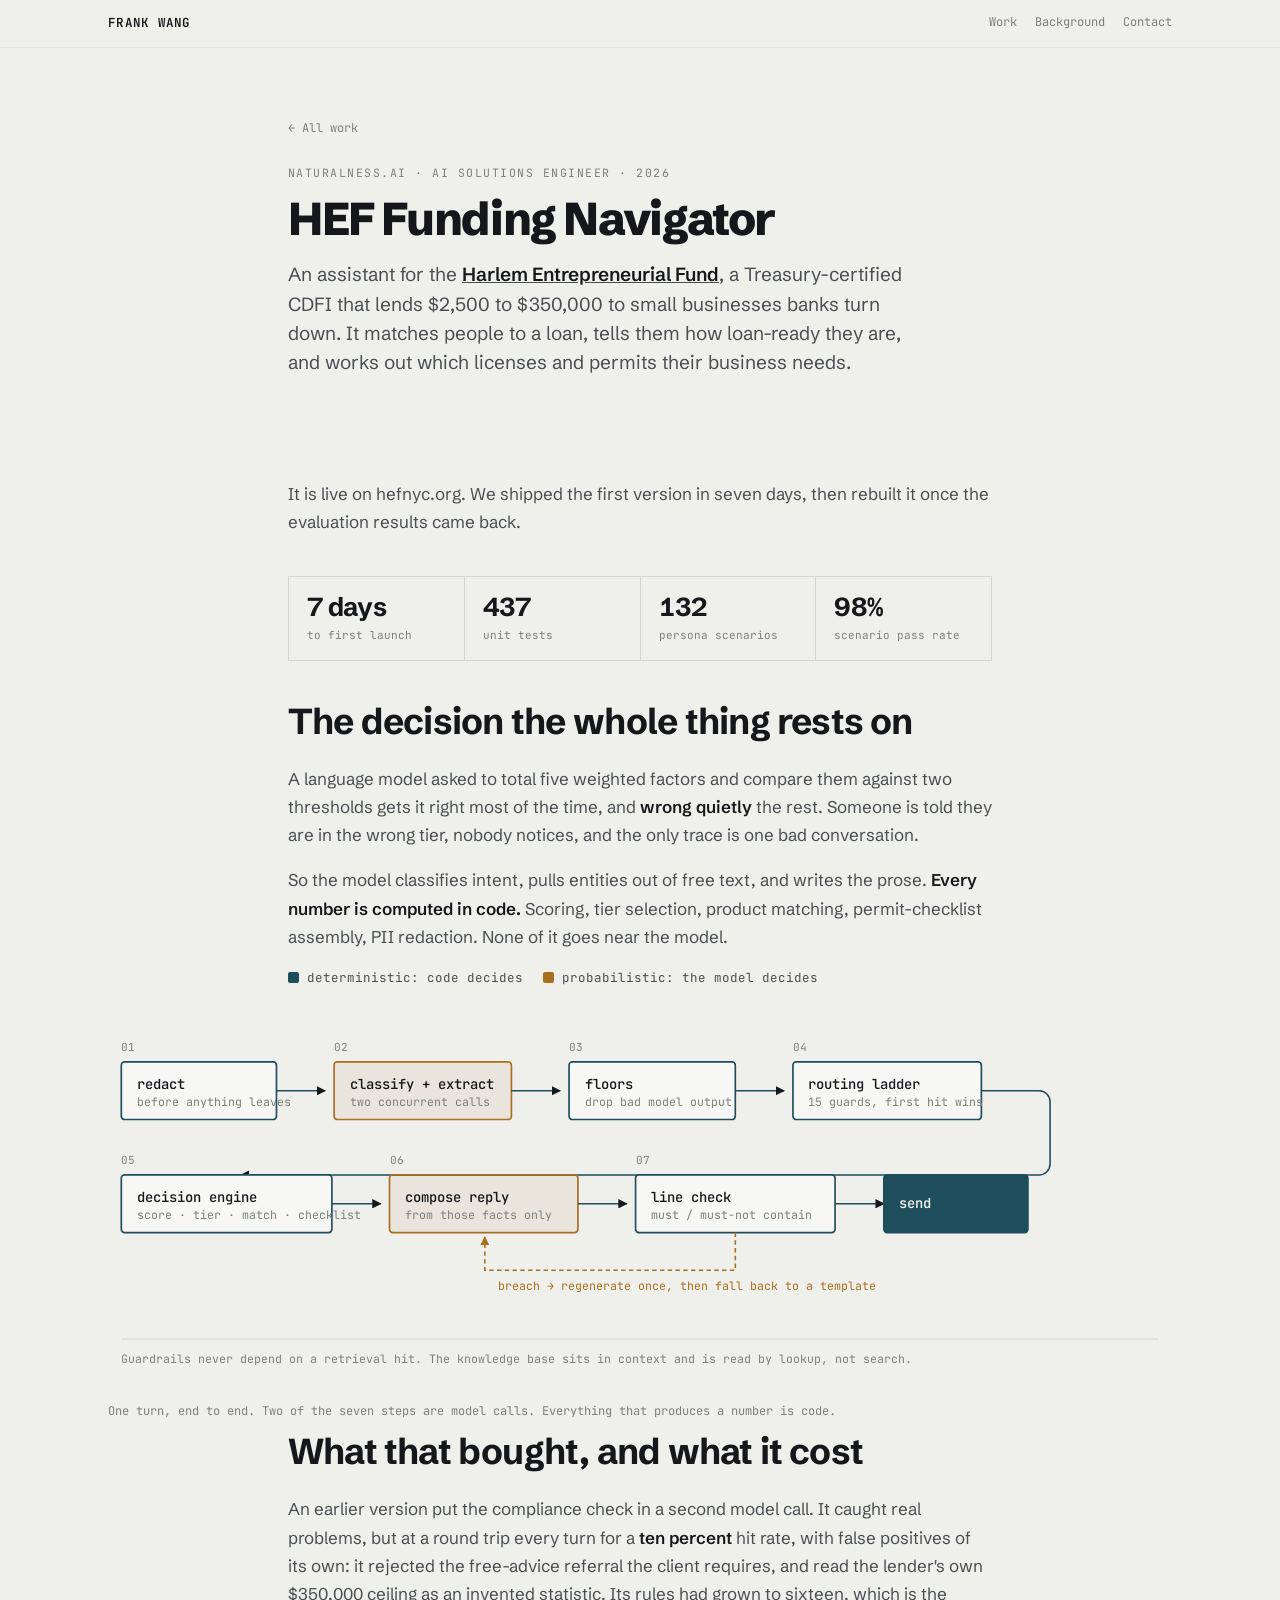
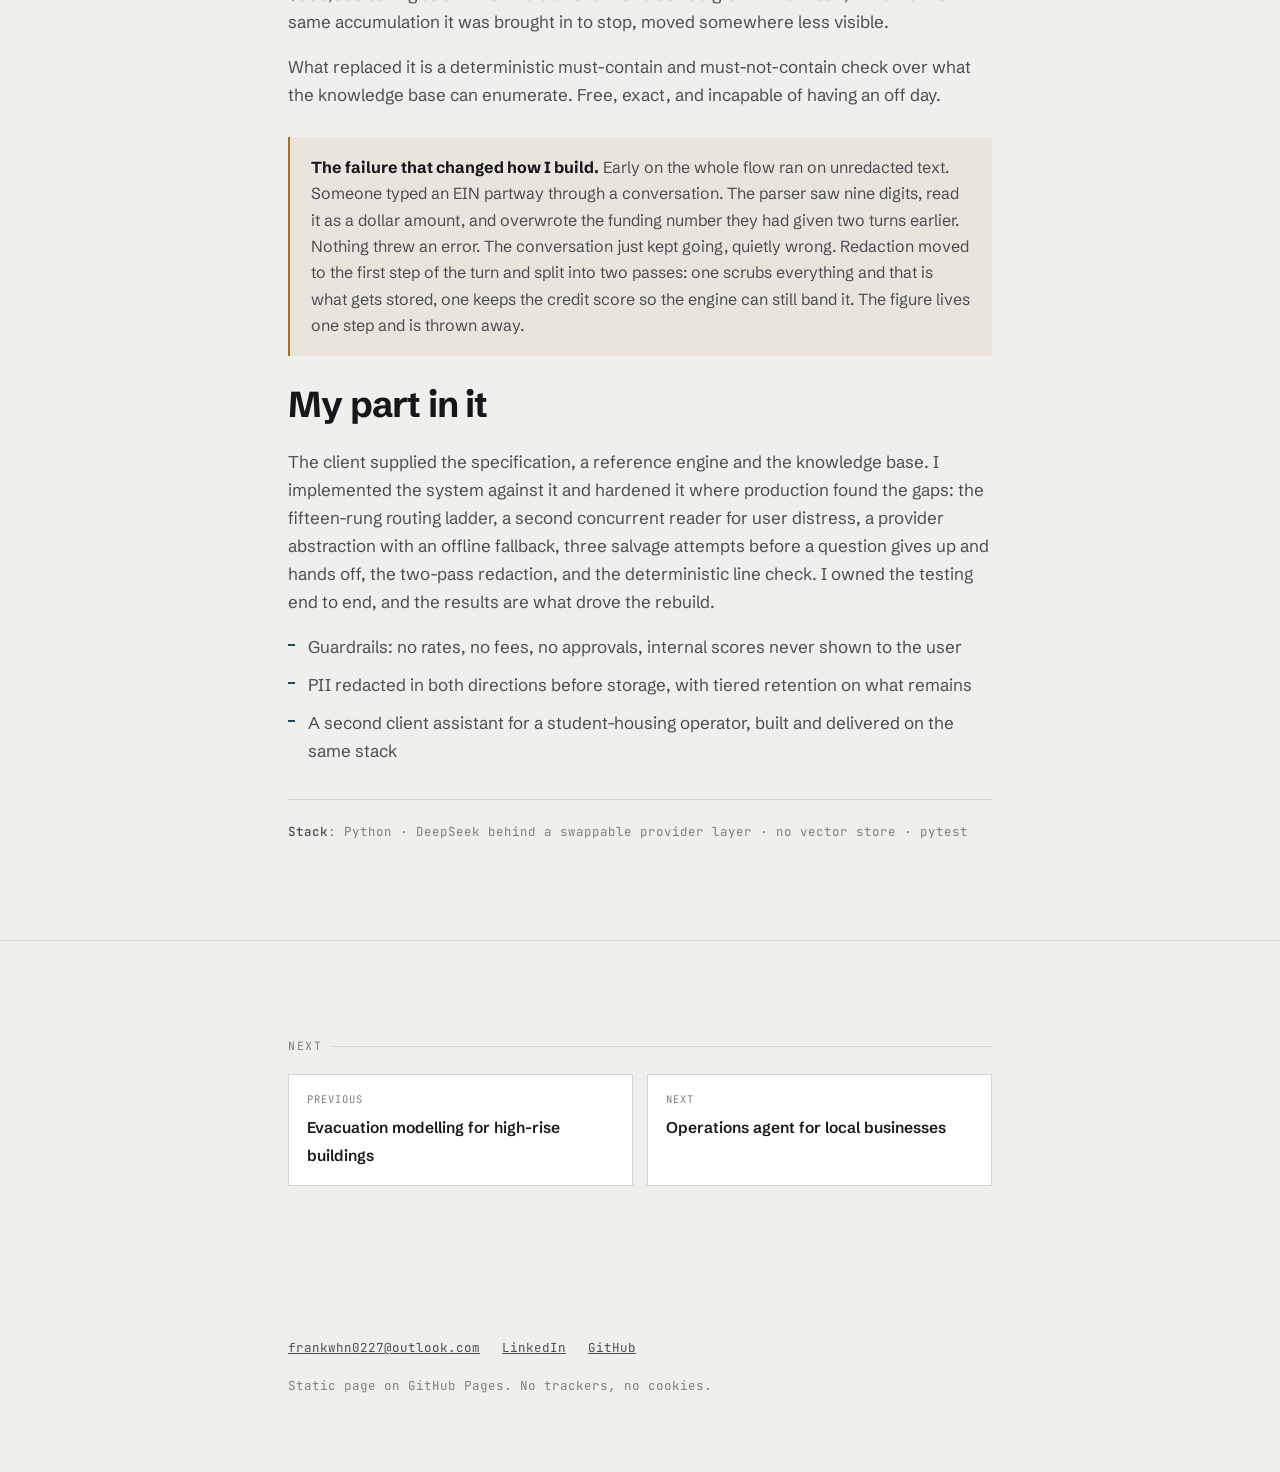
<file: projects/hef.html>
<!doctype html>
<html lang="en">
<head>
<meta charset="utf-8">
<meta name="viewport" content="width=device-width,initial-scale=1">
<title>HEF Funding Navigator | Frank Wang</title>
<meta name="description" content="A loan-navigation assistant for a Treasury-certified CDFI, live in production. Shipped in seven days.">
<link rel="preconnect" href="https://fonts.googleapis.com">
<link rel="preconnect" href="https://fonts.gstatic.com" crossorigin>
<link rel="stylesheet" href="https://fonts.googleapis.com/css2?family=Schibsted+Grotesk:wght@400;500;600;700;800&family=JetBrains+Mono:wght@400;500;600&display=swap">
<link rel="stylesheet" href="../assets/site.css">
<link rel="icon" href="data:image/svg+xml,<svg xmlns='http://www.w3.org/2000/svg' viewBox='0 0 32 32'><rect width='32' height='32' fill='%231E4D5C'/><text x='16' y='23' font-family='monospace' font-size='19' font-weight='700' fill='%23EFEFEC' text-anchor='middle'>F</text></svg>">
</head>
<body>

<nav><div class="in">
  <a class="me" href="../index.html">FRANK WANG</a>
  <span class="lk">
    <a href="../index.html#work">Work</a>
    <a href="../index.html#background" class="opt">Background</a>
    <a href="mailto:frankwhn0227@outlook.com">Contact</a>
  </span>
</div></nav>

<div class="phead"><div class="col">
  <a class="back" href="../index.html#work"><span>&larr;</span> All work</a>
  <div class="tag">Naturalness.ai &middot; AI Solutions Engineer &middot; 2026</div>
  <h1>HEF Funding Navigator</h1>
  <p class="lede">An assistant for the <a href="https://www.hefnyc.org/" target="_blank" rel="noopener"><b>Harlem Entrepreneurial Fund</b></a>, a Treasury-certified CDFI that lends $2,500 to $350,000 to small businesses banks turn down. It matches people to a loan, tells them how loan-ready they are, and works out which licenses and permits their business needs.</p>
</div></div>

<section><div class="col">
  <p>It is live on hefnyc.org. We shipped the first version in seven days, then rebuilt it once the evaluation results came back.</p>
  <div class="stats">
    <div><b>7 days</b><span>to first launch</span></div>
    <div><b>437</b><span>unit tests</span></div>
    <div><b>132</b><span>persona scenarios</span></div>
    <div><b>98%</b><span>scenario pass rate</span></div>
  </div>

  <h2>The decision the whole thing rests on</h2>
  <p>A language model asked to total five weighted factors and compare them against two thresholds gets it right most of the time, and <b>wrong quietly</b> the rest. Someone is told they are in the wrong tier, nobody notices, and the only trace is one bad conversation.</p>
  <p>So the model classifies intent, pulls entities out of free text, and writes the prose. <b>Every number is computed in code.</b> Scoring, tier selection, product matching, permit-checklist assembly, PII redaction. None of it goes near the model.</p>
  <div class="legend">
    <i class="d">deterministic: code decides</i>
    <i class="p">probabilistic: the model decides</i>
  </div>
</div>

<div class="wide"><figure class="figure">
<svg viewBox="0 0 960 330" role="img" aria-label="One conversation turn: redaction and routing are deterministic, intent classification and reply composition are model calls, and a deterministic line check gates the reply before it is sent.">
  <defs>
    <marker id="ar" viewBox="0 0 10 10" refX="9" refY="5" markerWidth="6" markerHeight="6" orient="auto"><path d="M0 0 L10 5 L0 10 z" fill="currentColor"/></marker>
    <marker id="arp" viewBox="0 0 10 10" refX="9" refY="5" markerWidth="6" markerHeight="6" orient="auto"><path d="M0 0 L10 5 L0 10 z" fill="var(--pro)"/></marker>
  </defs>
  <style>
    .bx{fill:var(--surface);stroke:var(--det);stroke-width:1.5}
    .bxp{fill:var(--pro-w);stroke:var(--pro);stroke-width:1.5}
    .lbl{font-family:var(--mono);font-size:12.5px;fill:var(--ink);font-weight:500}
    .sub{font-family:var(--mono);font-size:10.5px;fill:var(--ink-3)}
    .ln{stroke:var(--det);stroke-width:1.4;fill:none;color:var(--det)}
    .lnp{stroke:var(--pro);stroke-width:1.4;fill:none;stroke-dasharray:4 3;color:var(--pro)}
    .step{font-family:var(--mono);font-size:10px;fill:var(--ink-3)}
  </style>
  <text class="step" x="12" y="26">01</text>
  <rect class="bx" x="12" y="36" width="140" height="52" rx="3"/>
  <text class="lbl" x="26" y="60">redact</text><text class="sub" x="26" y="76">before anything leaves</text>
  <line class="ln" x1="152" y1="62" x2="196" y2="62" marker-end="url(#ar)"/>
  <text class="step" x="204" y="26">02</text>
  <rect class="bxp" x="204" y="36" width="160" height="52" rx="3"/>
  <text class="lbl" x="218" y="60">classify + extract</text><text class="sub" x="218" y="76">two concurrent calls</text>
  <line class="ln" x1="364" y1="62" x2="408" y2="62" marker-end="url(#ar)"/>
  <text class="step" x="416" y="26">03</text>
  <rect class="bx" x="416" y="36" width="150" height="52" rx="3"/>
  <text class="lbl" x="430" y="60">floors</text><text class="sub" x="430" y="76">drop bad model output</text>
  <line class="ln" x1="566" y1="62" x2="610" y2="62" marker-end="url(#ar)"/>
  <text class="step" x="618" y="26">04</text>
  <rect class="bx" x="618" y="36" width="170" height="52" rx="3"/>
  <text class="lbl" x="632" y="60">routing ladder</text><text class="sub" x="632" y="76">15 guards, first hit wins</text>
  <path class="ln" d="M788 62 H 840 a10 10 0 0 1 10 10 V 128 a10 10 0 0 1 -10 10 H 120" marker-end="url(#ar)"/>
  <text class="step" x="12" y="128">05</text>
  <rect class="bx" x="12" y="138" width="190" height="52" rx="3"/>
  <text class="lbl" x="26" y="162">decision engine</text><text class="sub" x="26" y="178">score &middot; tier &middot; match &middot; checklist</text>
  <line class="ln" x1="202" y1="164" x2="246" y2="164" marker-end="url(#ar)"/>
  <text class="step" x="254" y="128">06</text>
  <rect class="bxp" x="254" y="138" width="170" height="52" rx="3"/>
  <text class="lbl" x="268" y="162">compose reply</text><text class="sub" x="268" y="178">from those facts only</text>
  <line class="ln" x1="424" y1="164" x2="468" y2="164" marker-end="url(#ar)"/>
  <text class="step" x="476" y="128">07</text>
  <rect class="bx" x="476" y="138" width="180" height="52" rx="3"/>
  <text class="lbl" x="490" y="162">line check</text><text class="sub" x="490" y="178">must / must-not contain</text>
  <path class="lnp" d="M566 190 V 224 H 340 V 194" marker-end="url(#arp)"/>
  <text class="sub" x="352" y="242" style="fill:var(--pro)">breach &rarr; regenerate once, then fall back to a template</text>
  <line class="ln" x1="656" y1="164" x2="700" y2="164" marker-end="url(#ar)"/>
  <rect class="bx" x="700" y="138" width="130" height="52" rx="3" style="fill:var(--det);stroke:var(--det)"/>
  <text class="lbl" x="714" y="168" style="fill:var(--surface)">send</text>
  <line x1="12" y1="286" x2="948" y2="286" stroke="var(--rule)" stroke-width="1"/>
  <text class="sub" x="12" y="308">Guardrails never depend on a retrieval hit. The knowledge base sits in context and is read by lookup, not search.</text>
</svg>
<figcaption>One turn, end to end. Two of the seven steps are model calls. Everything that produces a number is code.</figcaption>
</figure></div>

<div class="col">
  <h2>What that bought, and what it cost</h2>
  <p>An earlier version put the compliance check in a second model call. It caught real problems, but at a round trip every turn for a <b>ten percent</b> hit rate, with false positives of its own: it rejected the free-advice referral the client requires, and read the lender's own $350,000 ceiling as an invented statistic. Its rules had grown to sixteen, which is the same accumulation it was brought in to stop, moved somewhere less visible.</p>
  <p>What replaced it is a deterministic must-contain and must-not-contain check over what the knowledge base can enumerate. Free, exact, and incapable of having an off day.</p>

  <div class="aside">
    <b>The failure that changed how I build.</b> Early on the whole flow ran on unredacted text. Someone typed an EIN partway through a conversation. The parser saw nine digits, read it as a dollar amount, and overwrote the funding number they had given two turns earlier. Nothing threw an error. The conversation just kept going, quietly wrong. Redaction moved to the first step of the turn and split into two passes: one scrubs everything and that is what gets stored, one keeps the credit score so the engine can still band it. The figure lives one step and is thrown away.
  </div>

  <h2>My part in it</h2>
  <p>The client supplied the specification, a reference engine and the knowledge base. I implemented the system against it and hardened it where production found the gaps: the fifteen-rung routing ladder, a second concurrent reader for user distress, a provider abstraction with an offline fallback, three salvage attempts before a question gives up and hands off, the two-pass redaction, and the deterministic line check. I owned the testing end to end, and the results are what drove the rebuild.</p>
  <ul class="clean">
    <li>Guardrails: no rates, no fees, no approvals, internal scores never shown to the user</li>
    <li>PII redacted in both directions before storage, with tiered retention on what remains</li>
    <li>A second client assistant for a student-housing operator, built and delivered on the same stack</li>
  </ul>
  <div class="stack"><b>Stack</b>: Python &middot; DeepSeek behind a swappable provider layer &middot; no vector store &middot; pytest</div>
</div></section>

<section><div class="col">
  <div class="sk">Next</div>
  <div class="nextprev">
    <a href="usst.html"><span class="l">Previous</span><span class="t">Evacuation modelling for high-rise buildings</span></a>
    <a href="agent.html"><span class="l">Next</span><span class="t">Operations agent for local businesses</span></a>
  </div>
</div></section>

<footer><div class="col">
  <div class="row">
    <a href="mailto:frankwhn0227@outlook.com">frankwhn0227@outlook.com</a>
    <a href="https://www.linkedin.com/in/frank-haonian-wang-465636354" target="_blank" rel="noopener">LinkedIn</a>
    <a href="https://github.com/Frankkk-Wang" target="_blank" rel="noopener">GitHub</a>
  </div>
  <div>Static page on GitHub Pages. No trackers, no cookies.</div>
</div></footer>

</body>
</html>
</file>
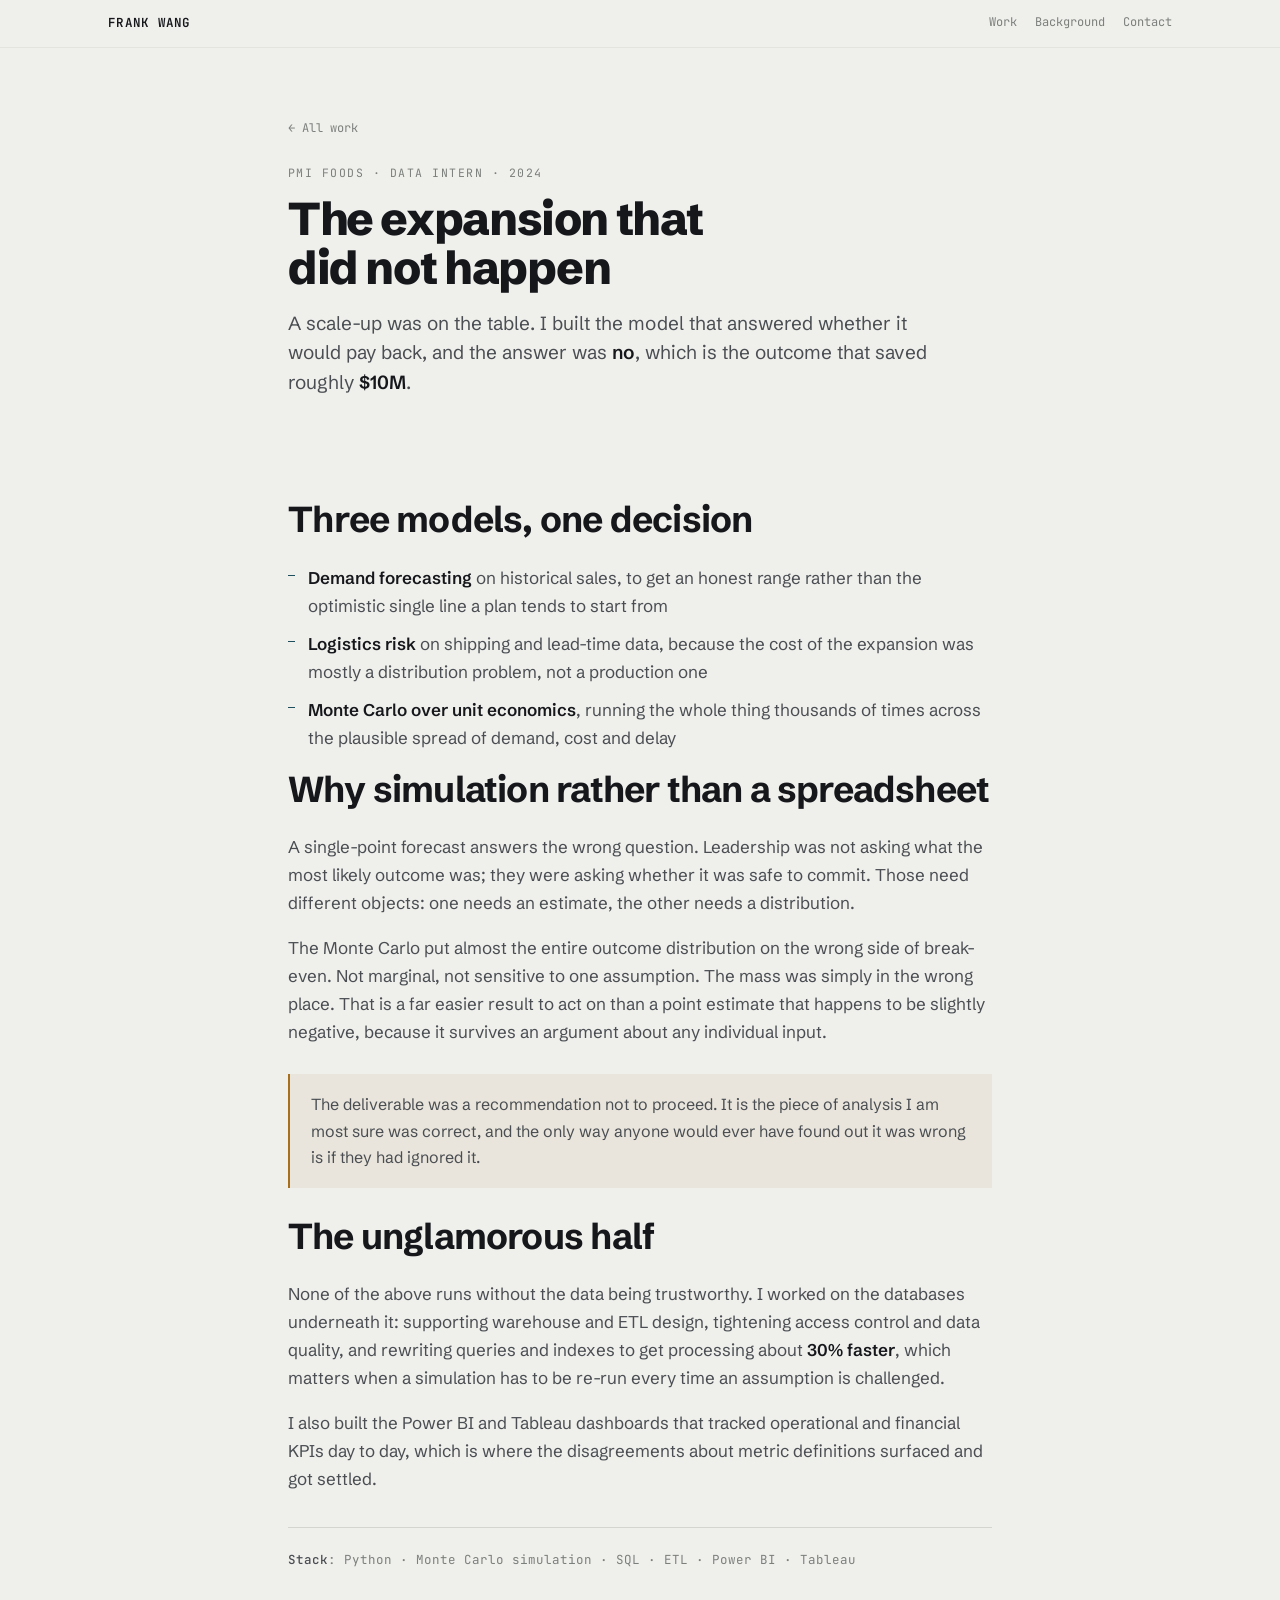
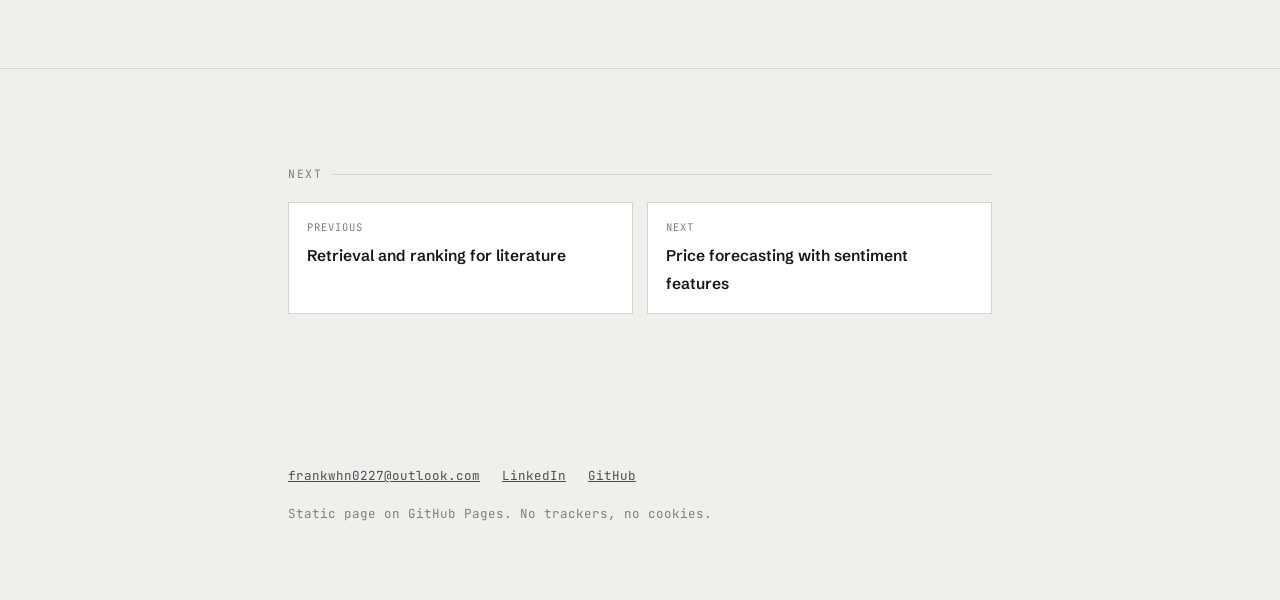
<file: projects/pmi.html>
<!doctype html>
<html lang="en">
<head>
<meta charset="utf-8">
<meta name="viewport" content="width=device-width,initial-scale=1">
<title>The expansion that did not happen | Frank Wang</title>
<meta name="description" content="Demand forecasting, logistics risk and a Monte Carlo over unit economics, built to answer one go or no-go question.">
<link rel="preconnect" href="https://fonts.googleapis.com">
<link rel="preconnect" href="https://fonts.gstatic.com" crossorigin>
<link rel="stylesheet" href="https://fonts.googleapis.com/css2?family=Schibsted+Grotesk:wght@400;500;600;700;800&family=JetBrains+Mono:wght@400;500;600&display=swap">
<link rel="stylesheet" href="../assets/site.css">
<link rel="icon" href="data:image/svg+xml,<svg xmlns='http://www.w3.org/2000/svg' viewBox='0 0 32 32'><rect width='32' height='32' fill='%231E4D5C'/><text x='16' y='23' font-family='monospace' font-size='19' font-weight='700' fill='%23EFEFEC' text-anchor='middle'>F</text></svg>">
</head>
<body>

<nav><div class="in">
  <a class="me" href="../index.html">FRANK WANG</a>
  <span class="lk">
    <a href="../index.html#work">Work</a>
    <a href="../index.html#background" class="opt">Background</a>
    <a href="mailto:frankwhn0227@outlook.com">Contact</a>
  </span>
</div></nav>

<div class="phead"><div class="col">
  <a class="back" href="../index.html#work"><span>&larr;</span> All work</a>
  <div class="tag">PMI Foods &middot; Data Intern &middot; 2024</div>
  <h1>The expansion that did not happen</h1>
  <p class="lede">A scale-up was on the table. I built the model that answered whether it would pay back, and the answer was <b>no</b>, which is the outcome that saved roughly <b>$10M</b>.</p>
</div></div>

<section><div class="col">
  <h2>Three models, one decision</h2>
  <ul class="clean">
    <li><b>Demand forecasting</b> on historical sales, to get an honest range rather than the optimistic single line a plan tends to start from</li>
    <li><b>Logistics risk</b> on shipping and lead-time data, because the cost of the expansion was mostly a distribution problem, not a production one</li>
    <li><b>Monte Carlo over unit economics</b>, running the whole thing thousands of times across the plausible spread of demand, cost and delay</li>
  </ul>

  <h2>Why simulation rather than a spreadsheet</h2>
  <p>A single-point forecast answers the wrong question. Leadership was not asking what the most likely outcome was; they were asking whether it was safe to commit. Those need different objects: one needs an estimate, the other needs a distribution.</p>
  <p>The Monte Carlo put almost the entire outcome distribution on the wrong side of break-even. Not marginal, not sensitive to one assumption. The mass was simply in the wrong place. That is a far easier result to act on than a point estimate that happens to be slightly negative, because it survives an argument about any individual input.</p>

  <div class="aside">
    The deliverable was a recommendation not to proceed. It is the piece of analysis I am most sure was correct, and the only way anyone would ever have found out it was wrong is if they had ignored it.
  </div>

  <h2>The unglamorous half</h2>
  <p>None of the above runs without the data being trustworthy. I worked on the databases underneath it: supporting warehouse and ETL design, tightening access control and data quality, and rewriting queries and indexes to get processing about <b>30% faster</b>, which matters when a simulation has to be re-run every time an assumption is challenged.</p>
  <p>I also built the Power BI and Tableau dashboards that tracked operational and financial KPIs day to day, which is where the disagreements about metric definitions surfaced and got settled.</p>
  <div class="stack"><b>Stack</b>: Python &middot; Monte Carlo simulation &middot; SQL &middot; ETL &middot; Power BI &middot; Tableau</div>
</div></section>

<section><div class="col">
  <div class="sk">Next</div>
  <div class="nextprev">
    <a href="ranking.html"><span class="l">Previous</span><span class="t">Retrieval and ranking for literature</span></a>
    <a href="stock.html"><span class="l">Next</span><span class="t">Price forecasting with sentiment features</span></a>
  </div>
</div></section>

<footer><div class="col">
  <div class="row">
    <a href="mailto:frankwhn0227@outlook.com">frankwhn0227@outlook.com</a>
    <a href="https://www.linkedin.com/in/frank-haonian-wang-465636354" target="_blank" rel="noopener">LinkedIn</a>
    <a href="https://github.com/Frankkk-Wang" target="_blank" rel="noopener">GitHub</a>
  </div>
  <div>Static page on GitHub Pages. No trackers, no cookies.</div>
</div></footer>

</body>
</html>
</file>
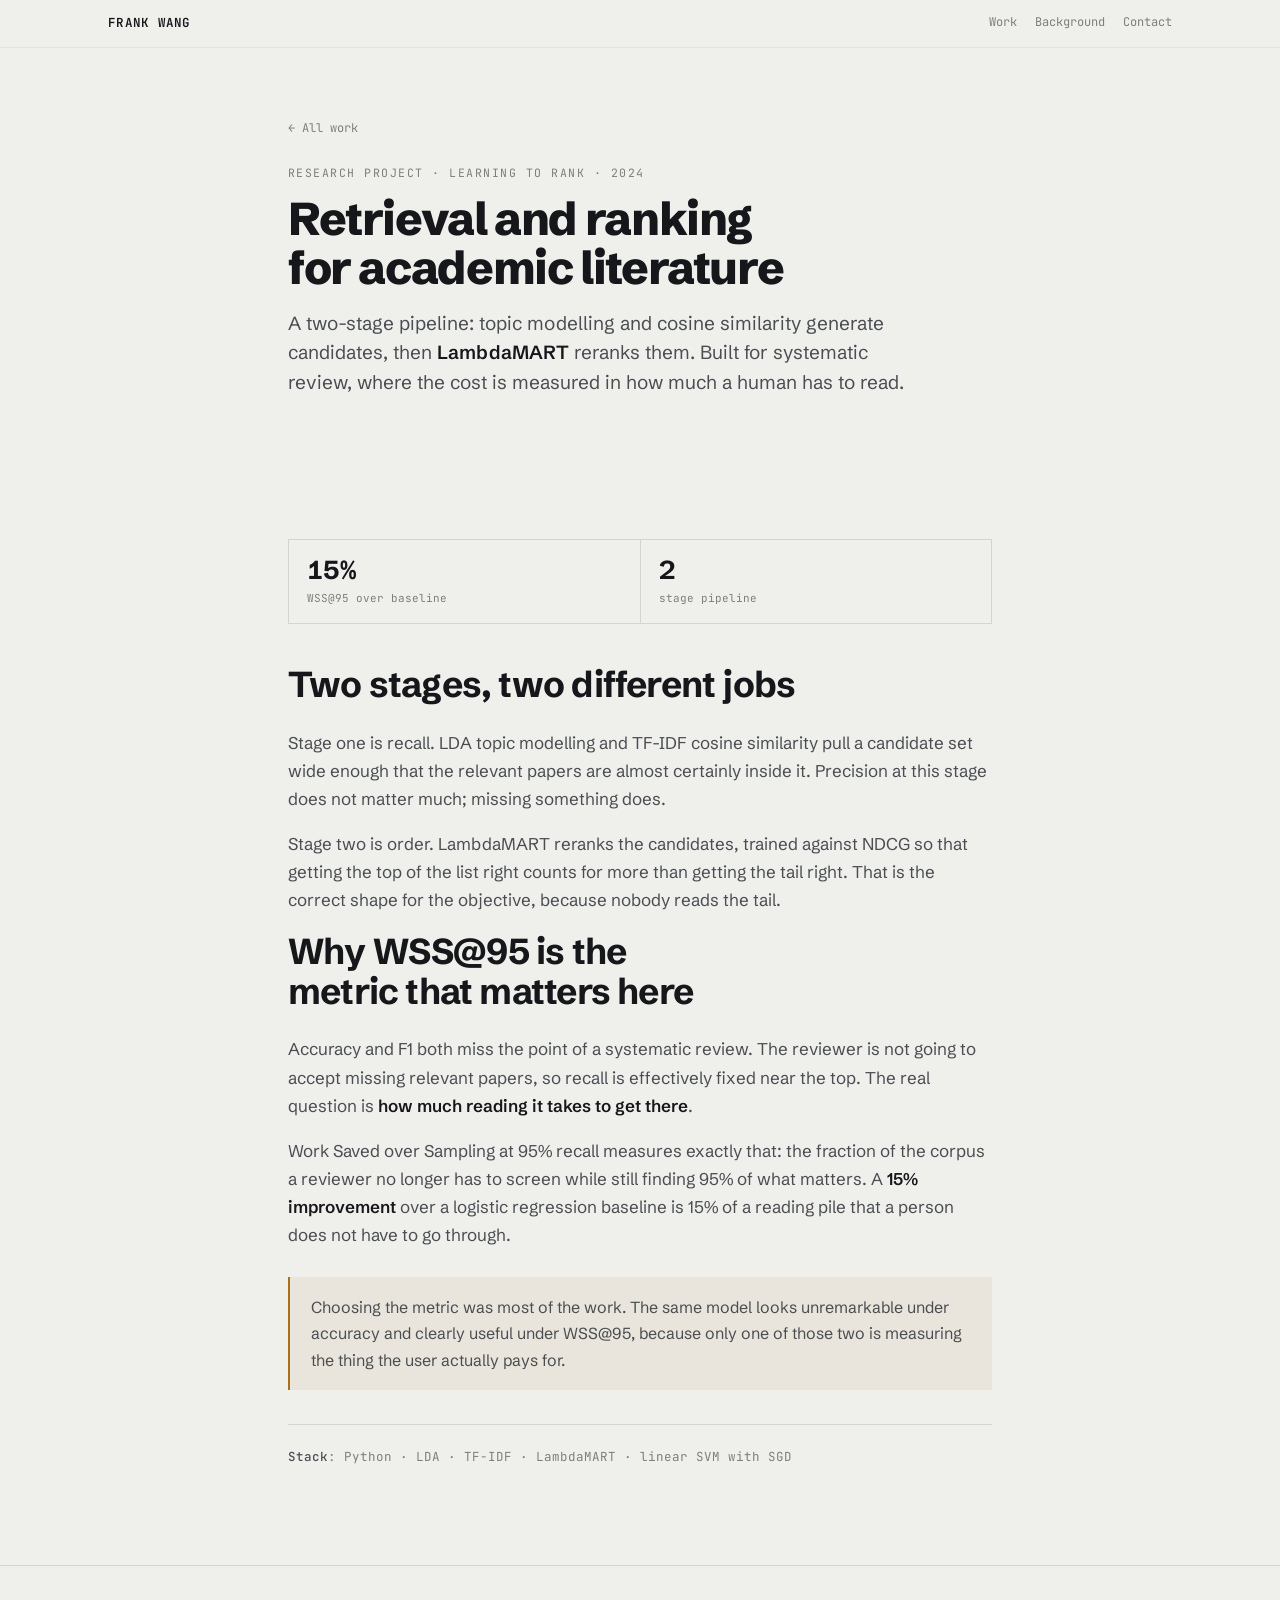
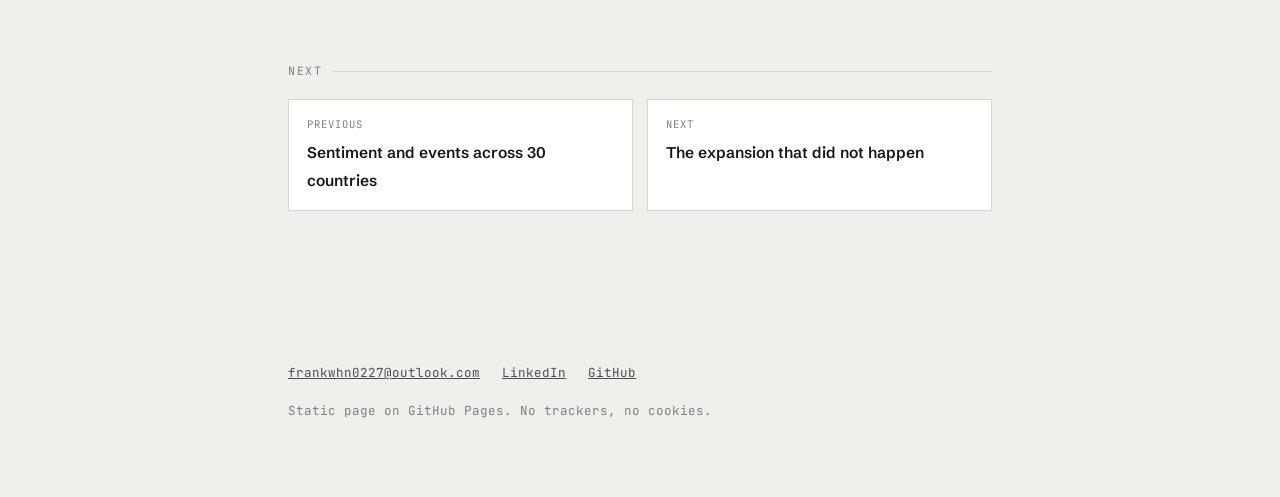
<file: projects/ranking.html>
<!doctype html>
<html lang="en">
<head>
<meta charset="utf-8">
<meta name="viewport" content="width=device-width,initial-scale=1">
<title>Retrieval and ranking for literature | Frank Wang</title>
<meta name="description" content="A two-stage retrieval and learning-to-rank pipeline that cuts how much a systematic reviewer has to read.">
<link rel="preconnect" href="https://fonts.googleapis.com">
<link rel="preconnect" href="https://fonts.gstatic.com" crossorigin>
<link rel="stylesheet" href="https://fonts.googleapis.com/css2?family=Schibsted+Grotesk:wght@400;500;600;700;800&family=JetBrains+Mono:wght@400;500;600&display=swap">
<link rel="stylesheet" href="../assets/site.css">
<link rel="icon" href="data:image/svg+xml,<svg xmlns='http://www.w3.org/2000/svg' viewBox='0 0 32 32'><rect width='32' height='32' fill='%231E4D5C'/><text x='16' y='23' font-family='monospace' font-size='19' font-weight='700' fill='%23EFEFEC' text-anchor='middle'>F</text></svg>">
</head>
<body>

<nav><div class="in">
  <a class="me" href="../index.html">FRANK WANG</a>
  <span class="lk">
    <a href="../index.html#work">Work</a>
    <a href="../index.html#background" class="opt">Background</a>
    <a href="mailto:frankwhn0227@outlook.com">Contact</a>
  </span>
</div></nav>

<div class="phead"><div class="col">
  <a class="back" href="../index.html#work"><span>&larr;</span> All work</a>
  <div class="tag">Research project &middot; learning to rank &middot; 2024</div>
  <h1>Retrieval and ranking for academic literature</h1>
  <p class="lede">A two-stage pipeline: topic modelling and cosine similarity generate candidates, then <b>LambdaMART</b> reranks them. Built for systematic review, where the cost is measured in how much a human has to read.</p>
</div></div>

<section><div class="col">
  <div class="stats">
    <div><b>15%</b><span>WSS@95 over baseline</span></div>
    <div><b>2</b><span>stage pipeline</span></div>
  </div>

  <h2>Two stages, two different jobs</h2>
  <p>Stage one is recall. LDA topic modelling and TF-IDF cosine similarity pull a candidate set wide enough that the relevant papers are almost certainly inside it. Precision at this stage does not matter much; missing something does.</p>
  <p>Stage two is order. LambdaMART reranks the candidates, trained against NDCG so that getting the top of the list right counts for more than getting the tail right. That is the correct shape for the objective, because nobody reads the tail.</p>

  <h2>Why WSS@95 is the metric that matters here</h2>
  <p>Accuracy and F1 both miss the point of a systematic review. The reviewer is not going to accept missing relevant papers, so recall is effectively fixed near the top. The real question is <b>how much reading it takes to get there</b>.</p>
  <p>Work Saved over Sampling at 95% recall measures exactly that: the fraction of the corpus a reviewer no longer has to screen while still finding 95% of what matters. A <b>15% improvement</b> over a logistic regression baseline is 15% of a reading pile that a person does not have to go through.</p>

  <div class="aside">
    Choosing the metric was most of the work. The same model looks unremarkable under accuracy and clearly useful under WSS@95, because only one of those two is measuring the thing the user actually pays for.
  </div>
  <div class="stack"><b>Stack</b>: Python &middot; LDA &middot; TF-IDF &middot; LambdaMART &middot; linear SVM with SGD</div>
</div></section>

<section><div class="col">
  <div class="sk">Next</div>
  <div class="nextprev">
    <a href="covid.html"><span class="l">Previous</span><span class="t">Sentiment and events across 30 countries</span></a>
    <a href="pmi.html"><span class="l">Next</span><span class="t">The expansion that did not happen</span></a>
  </div>
</div></section>

<footer><div class="col">
  <div class="row">
    <a href="mailto:frankwhn0227@outlook.com">frankwhn0227@outlook.com</a>
    <a href="https://www.linkedin.com/in/frank-haonian-wang-465636354" target="_blank" rel="noopener">LinkedIn</a>
    <a href="https://github.com/Frankkk-Wang" target="_blank" rel="noopener">GitHub</a>
  </div>
  <div>Static page on GitHub Pages. No trackers, no cookies.</div>
</div></footer>

</body>
</html>
</file>
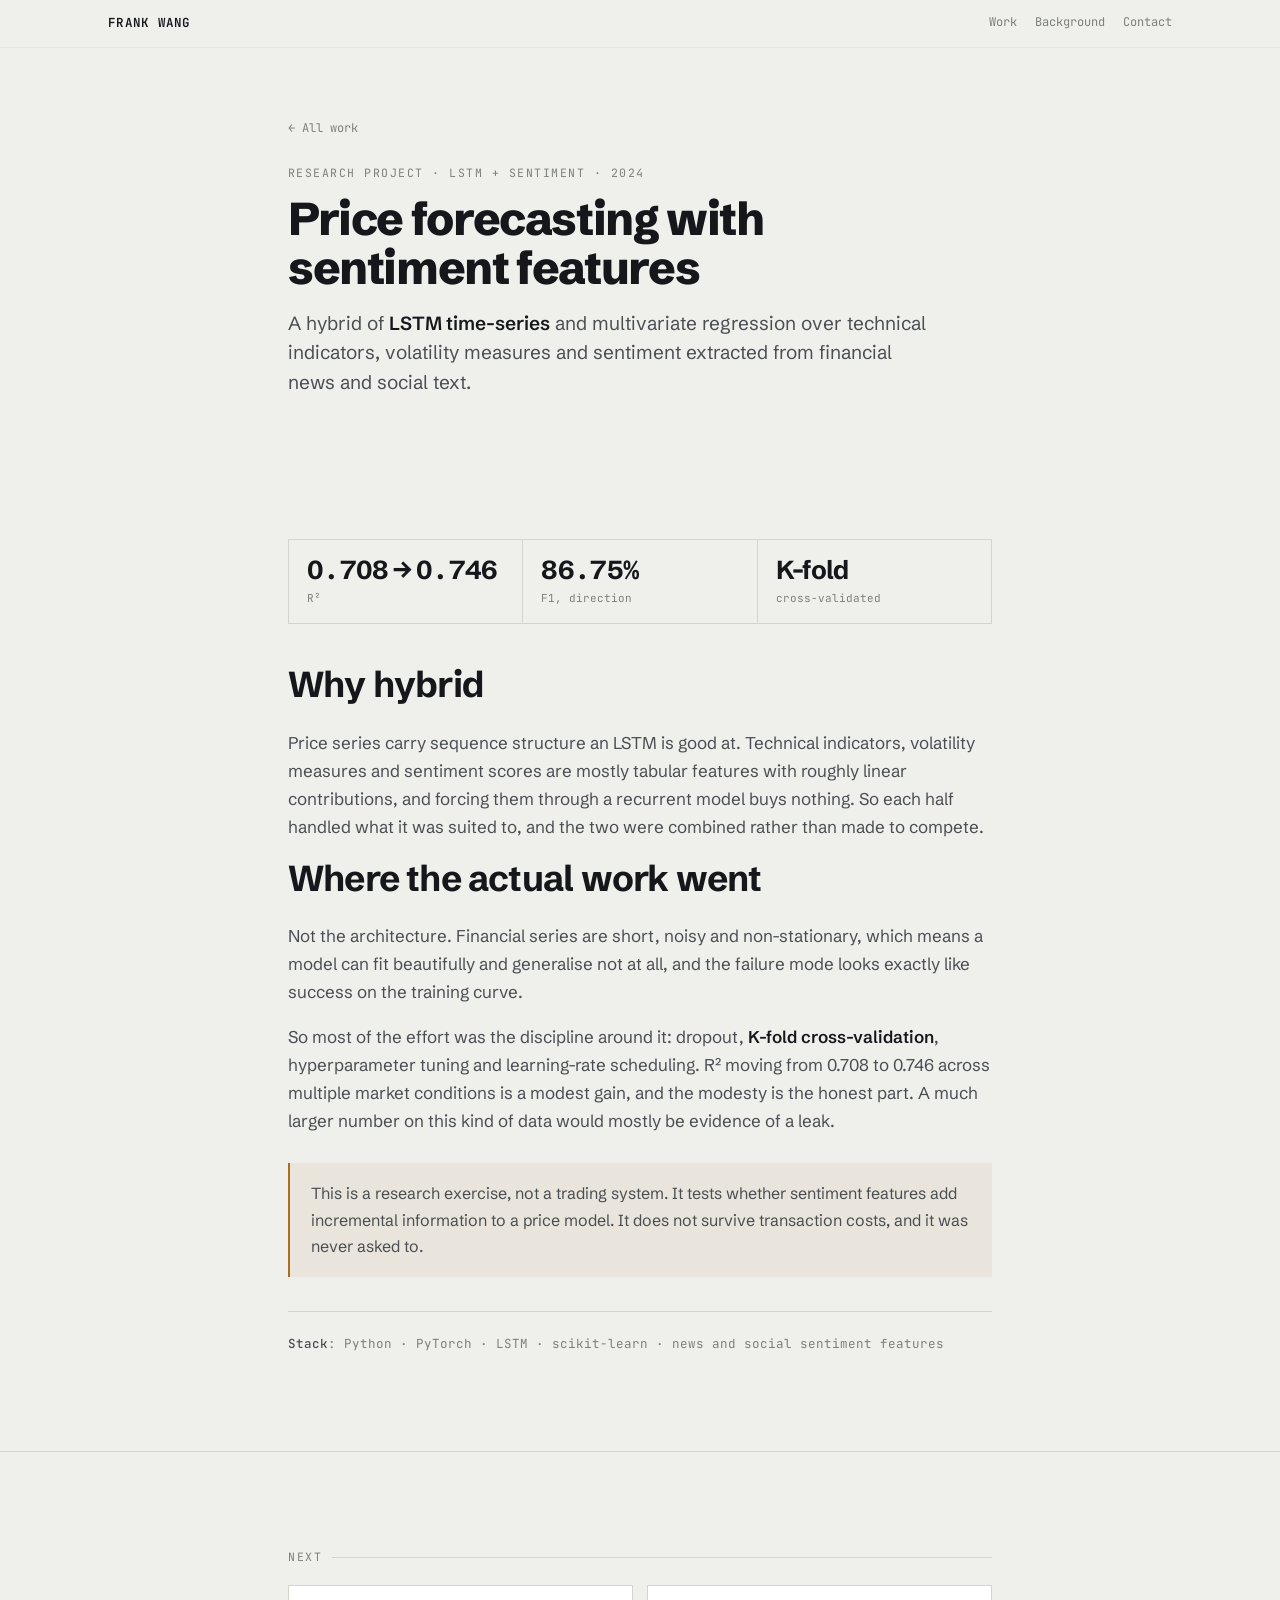
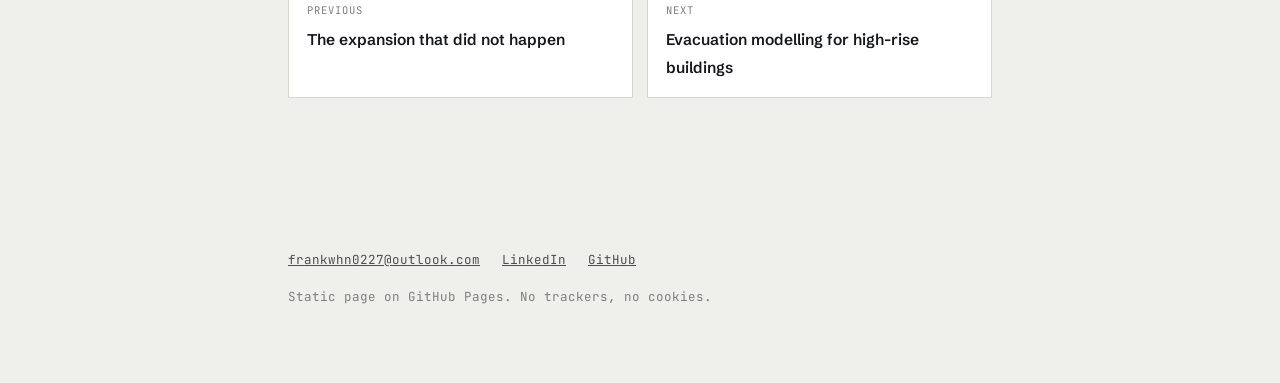
<file: projects/stock.html>
<!doctype html>
<html lang="en">
<head>
<meta charset="utf-8">
<meta name="viewport" content="width=device-width,initial-scale=1">
<title>Price forecasting with sentiment features | Frank Wang</title>
<meta name="description" content="LSTM time-series combined with multivariate regression over technical indicators, volatility and news sentiment.">
<link rel="preconnect" href="https://fonts.googleapis.com">
<link rel="preconnect" href="https://fonts.gstatic.com" crossorigin>
<link rel="stylesheet" href="https://fonts.googleapis.com/css2?family=Schibsted+Grotesk:wght@400;500;600;700;800&family=JetBrains+Mono:wght@400;500;600&display=swap">
<link rel="stylesheet" href="../assets/site.css">
<link rel="icon" href="data:image/svg+xml,<svg xmlns='http://www.w3.org/2000/svg' viewBox='0 0 32 32'><rect width='32' height='32' fill='%231E4D5C'/><text x='16' y='23' font-family='monospace' font-size='19' font-weight='700' fill='%23EFEFEC' text-anchor='middle'>F</text></svg>">
</head>
<body>

<nav><div class="in">
  <a class="me" href="../index.html">FRANK WANG</a>
  <span class="lk">
    <a href="../index.html#work">Work</a>
    <a href="../index.html#background" class="opt">Background</a>
    <a href="mailto:frankwhn0227@outlook.com">Contact</a>
  </span>
</div></nav>

<div class="phead"><div class="col">
  <a class="back" href="../index.html#work"><span>&larr;</span> All work</a>
  <div class="tag">Research project &middot; LSTM + sentiment &middot; 2024</div>
  <h1>Price forecasting with sentiment features</h1>
  <p class="lede">A hybrid of <b>LSTM time-series</b> and multivariate regression over technical indicators, volatility measures and sentiment extracted from financial news and social text.</p>
</div></div>

<section><div class="col">
  <div class="stats">
    <div><b>0.708 &rarr; 0.746</b><span>R&sup2;</span></div>
    <div><b>86.75%</b><span>F1, direction</span></div>
    <div><b>K-fold</b><span>cross-validated</span></div>
  </div>

  <h2>Why hybrid</h2>
  <p>Price series carry sequence structure an LSTM is good at. Technical indicators, volatility measures and sentiment scores are mostly tabular features with roughly linear contributions, and forcing them through a recurrent model buys nothing. So each half handled what it was suited to, and the two were combined rather than made to compete.</p>

  <h2>Where the actual work went</h2>
  <p>Not the architecture. Financial series are short, noisy and non-stationary, which means a model can fit beautifully and generalise not at all, and the failure mode looks exactly like success on the training curve.</p>
  <p>So most of the effort was the discipline around it: dropout, <b>K-fold cross-validation</b>, hyperparameter tuning and learning-rate scheduling. R&sup2; moving from 0.708 to 0.746 across multiple market conditions is a modest gain, and the modesty is the honest part. A much larger number on this kind of data would mostly be evidence of a leak.</p>

  <div class="aside">
    This is a research exercise, not a trading system. It tests whether sentiment features add incremental information to a price model. It does not survive transaction costs, and it was never asked to.
  </div>
  <div class="stack"><b>Stack</b>: Python &middot; PyTorch &middot; LSTM &middot; scikit-learn &middot; news and social sentiment features</div>
</div></section>

<section><div class="col">
  <div class="sk">Next</div>
  <div class="nextprev">
    <a href="pmi.html"><span class="l">Previous</span><span class="t">The expansion that did not happen</span></a>
    <a href="usst.html"><span class="l">Next</span><span class="t">Evacuation modelling for high-rise buildings</span></a>
  </div>
</div></section>

<footer><div class="col">
  <div class="row">
    <a href="mailto:frankwhn0227@outlook.com">frankwhn0227@outlook.com</a>
    <a href="https://www.linkedin.com/in/frank-haonian-wang-465636354" target="_blank" rel="noopener">LinkedIn</a>
    <a href="https://github.com/Frankkk-Wang" target="_blank" rel="noopener">GitHub</a>
  </div>
  <div>Static page on GitHub Pages. No trackers, no cookies.</div>
</div></footer>

</body>
</html>
</file>
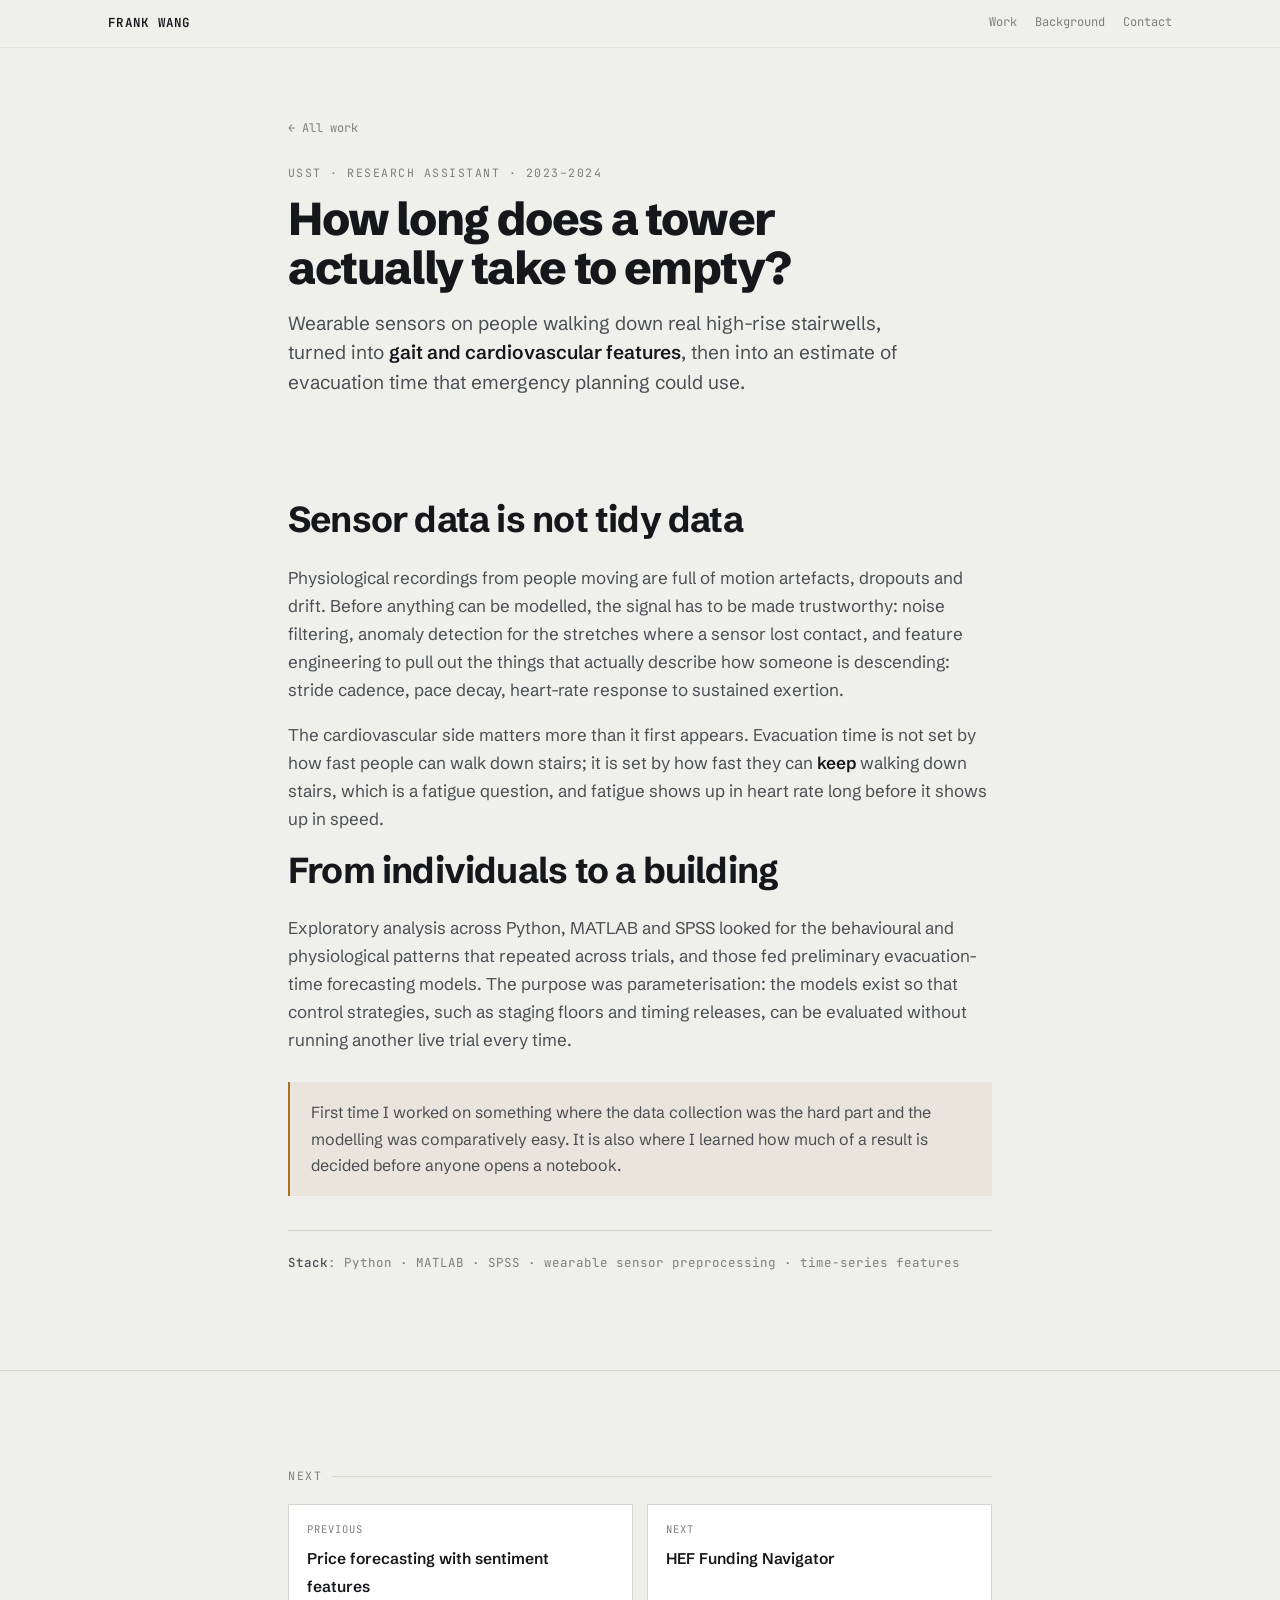
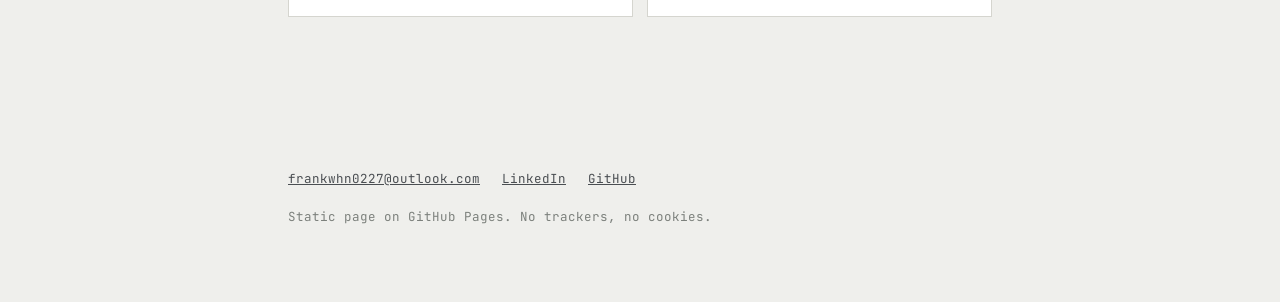
<file: projects/usst.html>
<!doctype html>
<html lang="en">
<head>
<meta charset="utf-8">
<meta name="viewport" content="width=device-width,initial-scale=1">
<title>Evacuation modelling for high-rise buildings | Frank Wang</title>
<meta name="description" content="Multimodal wearable-sensor data from evacuation trials, cleaned into features and used to estimate egress time.">
<link rel="preconnect" href="https://fonts.googleapis.com">
<link rel="preconnect" href="https://fonts.gstatic.com" crossorigin>
<link rel="stylesheet" href="https://fonts.googleapis.com/css2?family=Schibsted+Grotesk:wght@400;500;600;700;800&family=JetBrains+Mono:wght@400;500;600&display=swap">
<link rel="stylesheet" href="../assets/site.css">
<link rel="icon" href="data:image/svg+xml,<svg xmlns='http://www.w3.org/2000/svg' viewBox='0 0 32 32'><rect width='32' height='32' fill='%231E4D5C'/><text x='16' y='23' font-family='monospace' font-size='19' font-weight='700' fill='%23EFEFEC' text-anchor='middle'>F</text></svg>">
</head>
<body>

<nav><div class="in">
  <a class="me" href="../index.html">FRANK WANG</a>
  <span class="lk">
    <a href="../index.html#work">Work</a>
    <a href="../index.html#background" class="opt">Background</a>
    <a href="mailto:frankwhn0227@outlook.com">Contact</a>
  </span>
</div></nav>

<div class="phead"><div class="col">
  <a class="back" href="../index.html#work"><span>&larr;</span> All work</a>
  <div class="tag">USST &middot; Research assistant &middot; 2023&ndash;2024</div>
  <h1>How long does a tower actually take to empty?</h1>
  <p class="lede">Wearable sensors on people walking down real high-rise stairwells, turned into <b>gait and cardiovascular features</b>, then into an estimate of evacuation time that emergency planning could use.</p>
</div></div>

<section><div class="col">
  <h2>Sensor data is not tidy data</h2>
  <p>Physiological recordings from people moving are full of motion artefacts, dropouts and drift. Before anything can be modelled, the signal has to be made trustworthy: noise filtering, anomaly detection for the stretches where a sensor lost contact, and feature engineering to pull out the things that actually describe how someone is descending: stride cadence, pace decay, heart-rate response to sustained exertion.</p>
  <p>The cardiovascular side matters more than it first appears. Evacuation time is not set by how fast people can walk down stairs; it is set by how fast they can <b>keep</b> walking down stairs, which is a fatigue question, and fatigue shows up in heart rate long before it shows up in speed.</p>

  <h2>From individuals to a building</h2>
  <p>Exploratory analysis across Python, MATLAB and SPSS looked for the behavioural and physiological patterns that repeated across trials, and those fed preliminary evacuation-time forecasting models. The purpose was parameterisation: the models exist so that control strategies, such as staging floors and timing releases, can be evaluated without running another live trial every time.</p>

  <div class="aside">
    First time I worked on something where the data collection was the hard part and the modelling was comparatively easy. It is also where I learned how much of a result is decided before anyone opens a notebook.
  </div>
  <div class="stack"><b>Stack</b>: Python &middot; MATLAB &middot; SPSS &middot; wearable sensor preprocessing &middot; time-series features</div>
</div></section>

<section><div class="col">
  <div class="sk">Next</div>
  <div class="nextprev">
    <a href="stock.html"><span class="l">Previous</span><span class="t">Price forecasting with sentiment features</span></a>
    <a href="hef.html"><span class="l">Next</span><span class="t">HEF Funding Navigator</span></a>
  </div>
</div></section>

<footer><div class="col">
  <div class="row">
    <a href="mailto:frankwhn0227@outlook.com">frankwhn0227@outlook.com</a>
    <a href="https://www.linkedin.com/in/frank-haonian-wang-465636354" target="_blank" rel="noopener">LinkedIn</a>
    <a href="https://github.com/Frankkk-Wang" target="_blank" rel="noopener">GitHub</a>
  </div>
  <div>Static page on GitHub Pages. No trackers, no cookies.</div>
</div></footer>

</body>
</html>
</file>
<file: assets/site.css>
/* Frank Wang — shared styles
   Two colours carry meaning throughout the site:
     --det  petrol   steps decided in code
     --pro  brass    steps decided by the model                        */

:root{
  --ground:#EFEFEC; --surface:#F7F7F5; --sunk:#E4E4DF;
  --ink:#15171B; --ink-2:#4A4E52; --ink-3:#7C807C;
  --rule:#D5D5CF; --rule-soft:#E4E4DE;
  --det:#1E4D5C; --det-w:#1E4D5C14;
  --pro:#A8701C; --pro-w:#A8701C14;
  --card:#FFFFFF;
  --sans:"Schibsted Grotesk",system-ui,-apple-system,"Segoe UI",sans-serif;
  --mono:"JetBrains Mono",ui-monospace,SFMono-Regular,Menlo,monospace;
  --col:760px; --wide:1120px;
}
@media (prefers-color-scheme:dark){:root:not([data-theme="light"]){
  --ground:#121417; --surface:#1A1D21; --sunk:#0D0F11;
  --ink:#E9EAE6; --ink-2:#AFB4B2; --ink-3:#818682;
  --rule:#2B2F33; --rule-soft:#22262A;
  --det:#6FB6C6; --det-w:#6FB6C61F;
  --pro:#D9A548; --pro-w:#D9A5481F;
  --card:#1A1D21;
}}
:root[data-theme="dark"]{
  --ground:#121417; --surface:#1A1D21; --sunk:#0D0F11;
  --ink:#E9EAE6; --ink-2:#AFB4B2; --ink-3:#818682;
  --rule:#2B2F33; --rule-soft:#22262A;
  --det:#6FB6C6; --det-w:#6FB6C61F;
  --pro:#D9A548; --pro-w:#D9A5481F;
  --card:#1A1D21;
}

*{box-sizing:border-box}
html{scroll-behavior:smooth}
@media (prefers-reduced-motion:reduce){html{scroll-behavior:auto}*{animation:none!important;transition:none!important}}
body{margin:0;background:var(--ground);color:var(--ink);font-family:var(--sans);
  font-size:17px;line-height:1.65;-webkit-font-smoothing:antialiased}
img{max-width:100%}
a{color:inherit}
a:focus-visible,button:focus-visible{outline:2px solid var(--det);outline-offset:3px;border-radius:2px}
.col{max-width:var(--col);margin:0 auto;padding:0 28px}
.wide{max-width:var(--wide);margin:0 auto;padding:0 28px}

/* ── nav ─────────────────────────────────────────── */
nav{position:sticky;top:0;z-index:30;background:color-mix(in srgb,var(--ground) 90%,transparent);
  backdrop-filter:blur(10px);border-bottom:1px solid var(--rule-soft)}
nav .in{max-width:var(--wide);margin:0 auto;padding:13px 28px;display:flex;align-items:center;gap:22px}
nav .me{font-family:var(--mono);font-size:12.5px;font-weight:600;letter-spacing:.02em;text-decoration:none}
nav .lk{margin-left:auto;display:flex;gap:18px}
nav .lk a{font-family:var(--mono);font-size:12px;color:var(--ink-3);text-decoration:none}
nav .lk a:hover{color:var(--ink)}
@media(max-width:600px){nav .lk a.opt{display:none}}

/* ── hero: full photo, text over it ──────────────── */
.hero{position:relative;min-height:min(84vh,760px);display:flex;align-items:flex-end;
  overflow:hidden;background:var(--sunk)}
.hero picture,.hero>img{position:absolute;inset:0;width:100%;height:100%;object-fit:cover;
  object-position:58% 62%}
.hero picture img{width:100%;height:100%;object-fit:cover;object-position:58% 62%}
.hero::after{content:"";position:absolute;inset:0;pointer-events:none;
  background:linear-gradient(105deg,rgba(8,14,16,.86) 0%,rgba(8,14,16,.70) 34%,rgba(8,14,16,.22) 62%,rgba(8,14,16,.05) 100%)}
@media(max-width:780px){
  .hero{align-items:flex-end;min-height:min(92vh,720px)}
  .hero::after{background:linear-gradient(180deg,rgba(8,14,16,.30) 0%,rgba(8,14,16,.55) 42%,rgba(8,14,16,.92) 100%)}
}
.hero .in{position:relative;z-index:2;max-width:var(--wide);margin:0 auto;width:100%;
  padding:0 28px 74px}
.hero .kick{font-family:var(--mono);font-size:12px;letter-spacing:.15em;text-transform:uppercase;
  color:rgba(255,255,255,.72);margin-bottom:18px}
.hero h1{font-size:clamp(36px,6.2vw,64px);line-height:1.02;letter-spacing:-.034em;font-weight:800;
  margin:0 0 12px;color:#fff;text-wrap:balance;max-width:14ch}
.hero .role{font-size:clamp(17px,2.3vw,23px);line-height:1.38;color:rgba(255,255,255,.92);
  font-weight:500;margin:0 0 26px;max-width:24ch;text-wrap:balance}
.hero .meta{display:flex;flex-wrap:wrap;gap:8px 9px}
.hero .meta a,.hero .meta span{font-family:var(--mono);font-size:12.5px;padding:7px 13px;border-radius:100px;
  text-decoration:none;color:rgba(255,255,255,.9);border:1px solid rgba(255,255,255,.32);
  background:rgba(255,255,255,.07);backdrop-filter:blur(4px)}
.hero .meta a:hover{background:rgba(255,255,255,.17);border-color:rgba(255,255,255,.6)}
.hero .meta span{border-style:dashed;color:rgba(255,255,255,.62)}
.hero .credit{position:absolute;right:28px;bottom:14px;z-index:2;font-family:var(--mono);
  font-size:10.5px;color:rgba(255,255,255,.45)}

/* ── section furniture ───────────────────────────── */
section{padding:96px 0;border-bottom:1px solid var(--rule)}
section:last-of-type{border-bottom:0}
.sk{font-family:var(--mono);font-size:11.5px;letter-spacing:.14em;text-transform:uppercase;
  color:var(--ink-3);margin-bottom:18px;display:flex;align-items:center;gap:10px}
.sk::after{content:"";flex:1;height:1px;background:var(--rule)}
h2{font-size:clamp(26px,3.6vw,36px);line-height:1.12;letter-spacing:-.022em;font-weight:700;
  margin:0 0 24px;text-wrap:balance}
h3{font-size:19px;line-height:1.3;letter-spacing:-.012em;font-weight:600;margin:0 0 8px}
p{margin:0 0 17px;color:var(--ink-2)}
p b,li b{color:var(--ink);font-weight:600}
.big{font-size:19px;color:var(--ink)}


/* ── work categories ─────────────────────────────── */
.cat{margin-top:78px}
.cat:first-of-type{margin-top:38px}
.cathead{display:flex;flex-wrap:wrap;align-items:baseline;gap:6px 18px;margin-bottom:26px;
  padding-bottom:15px;border-bottom:1px solid var(--rule)}
.cathead h3{margin:0;font-size:17px;letter-spacing:-.008em}
.cathead p{margin:0;font-size:14px;color:var(--ink-3)}

/* ── project grid ────────────────────────────────── */
.grid{display:grid;grid-template-columns:repeat(auto-fit,minmax(304px,1fr));gap:26px;margin-top:0}
.proj{display:flex;flex-direction:column;border:1px solid var(--rule);background:var(--card);
  text-decoration:none;color:inherit;overflow:hidden;
  transition:border-color .16s ease, transform .16s ease}
.proj:hover{border-color:var(--ink);transform:translateY(-2px)}
.proj:hover .go{color:var(--ink)}
.proj:hover .go .arrow{transform:translateX(3px)}
.proj .cover{display:block;width:100%;aspect-ratio:16/9;background:var(--sunk);border-bottom:1px solid var(--rule)}
.proj .cover svg{display:block;width:100%;height:100%}
.proj .body{padding:20px 21px 18px;display:flex;flex-direction:column;flex:1}
.proj .tag{font-family:var(--mono);font-size:10.5px;letter-spacing:.09em;text-transform:uppercase;
  color:var(--ink-3);margin-bottom:9px}
.proj h3{margin-bottom:9px}
.proj p{font-size:15px;line-height:1.55;margin:0 0 16px;color:var(--ink-2)}
.proj .foot{margin-top:auto;display:flex;align-items:center;justify-content:space-between;gap:12px}
.proj .stat{font-family:var(--mono);font-size:11.5px;color:var(--det);font-weight:500}
.proj .go{font-family:var(--mono);font-size:11.5px;color:var(--ink-3);display:inline-flex;
  align-items:center;gap:6px;transition:color .16s ease}
.proj .go .arrow{display:inline-block;transition:transform .16s ease}

/* ── detail pages ────────────────────────────────── */
.back{font-family:var(--mono);font-size:12px;color:var(--ink-3);text-decoration:none;
  display:inline-flex;gap:7px;align-items:center;margin-bottom:26px}
.back:hover{color:var(--ink)}
.phead{padding:64px 0 0}
.phead .tag{font-family:var(--mono);font-size:11.5px;letter-spacing:.13em;text-transform:uppercase;
  color:var(--ink-3);margin-bottom:12px}
.phead h1{font-size:clamp(30px,4.6vw,46px);line-height:1.06;letter-spacing:-.03em;font-weight:800;
  margin:0 0 16px;text-wrap:balance}
.phead .lede{font-size:19px;line-height:1.55;color:var(--ink-2);margin:0 0 6px;max-width:34em}
.phead .lede b{color:var(--ink)}

.stats{display:grid;grid-template-columns:repeat(auto-fit,minmax(128px,1fr));gap:1px;
  background:var(--rule);border:1px solid var(--rule);margin:40px 0}
.stats div{background:var(--ground);padding:16px 18px}
.stats b{display:block;font-size:26px;font-weight:700;letter-spacing:-.025em;line-height:1.15;
  font-variant-numeric:tabular-nums}
.stats span{font-family:var(--mono);font-size:11px;color:var(--ink-3);display:block;margin-top:3px}

.legend{display:flex;flex-wrap:wrap;gap:10px 20px;margin:0 0 24px;font-family:var(--mono);font-size:12.5px}
.legend i{display:inline-flex;align-items:center;gap:8px;font-style:normal;color:var(--ink-2)}
.legend i::before{content:"";width:11px;height:11px;border-radius:2px;flex:none}
.legend .d::before{background:var(--det)}
.legend .p::before{background:var(--pro)}

.figure{margin:34px 0 10px}
.figure svg{width:100%;height:auto;display:block}
figcaption{font-family:var(--mono);font-size:12px;color:var(--ink-3);margin-top:14px;line-height:1.6}

ul.clean{list-style:none;padding:0;margin:0 0 17px}
ul.clean li{position:relative;padding-left:20px;margin-bottom:10px;color:var(--ink-2)}
ul.clean li::before{content:"";position:absolute;left:0;top:11px;width:7px;height:1.5px;background:var(--det)}
.aside{border-left:2px solid var(--pro);background:var(--pro-w);padding:17px 21px;margin:28px 0;
  font-size:16px;color:var(--ink-2)}
.aside b{color:var(--ink)}
.stack{font-family:var(--mono);font-size:12.5px;color:var(--ink-3);border-top:1px solid var(--rule);
  padding-top:20px;margin-top:34px;line-height:1.9}
.stack b{color:var(--ink-2);font-weight:500}

.nextprev{display:flex;flex-wrap:wrap;gap:14px;margin-top:10px}
.nextprev a{flex:1;min-width:210px;border:1px solid var(--rule);background:var(--card);padding:16px 18px;
  text-decoration:none;transition:border-color .16s ease}
.nextprev a:hover{border-color:var(--ink)}
.nextprev .l{font-family:var(--mono);font-size:10.5px;letter-spacing:.09em;text-transform:uppercase;
  color:var(--ink-3);display:block;margin-bottom:5px}
.nextprev .t{font-weight:600;font-size:15.5px}

/* ── footer ──────────────────────────────────────── */
footer{padding:54px 0 74px;font-family:var(--mono);font-size:12.5px;color:var(--ink-3);line-height:1.9}
footer a{color:var(--ink-2)}
footer .row{display:flex;flex-wrap:wrap;gap:8px 22px;margin-bottom:14px}
</file>
